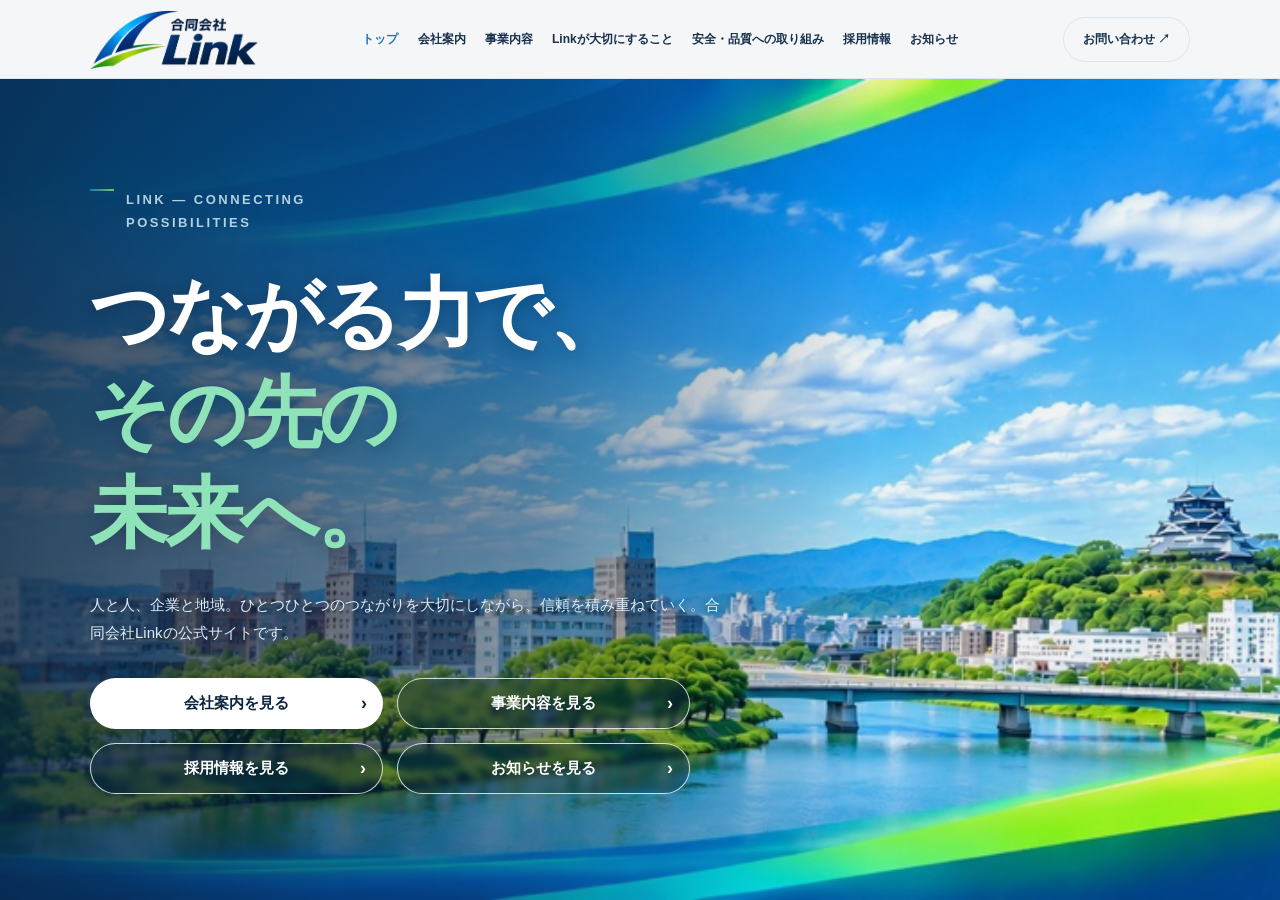
<file: index.html>
<!doctype html>
<html lang="ja" class="home-dark">
<head>
<meta charset="utf-8">
<meta name="viewport" content="width=device-width,initial-scale=1,viewport-fit=cover">
<meta name="theme-color" content="#0b243f">
<title>合同会社Link | 公式サイト</title>
<link rel="stylesheet" href="assets/style.css">
<style>
header{position:sticky;top:0;background:rgba(255,255,255,.96);backdrop-filter:blur(16px)}
.hero .wrap,header .wrap{width:min(1100px,calc(100% - 56px))}
@media(min-width:701px){
.hero.has-bg{background-image:linear-gradient(90deg,rgba(9,31,56,.80) 0%,rgba(9,31,56,.45) 42%,rgba(9,31,56,.05) 68%),url('assets/hero-pc-wide.jpg');background-size:cover;background-position:92% center}
.hero,.hero-inner{min-height:700px}
.hero-circle,.hero-line{display:none}
}
@media(max-width:700px){.hero .wrap,header .wrap{width:calc(100% - 40px)}}
</style>

</head>
<body>
<header><div class="wrap head"><a class="brand" href="index.html" aria-label="トップに戻る"><img src="assets/logo.png" alt="合同会社Linkロゴ"></a><nav class="nav" aria-label="メインナビ"><a href="index.html" aria-current="page">トップ</a><a href="company.html">会社案内</a><a href="business.html">事業内容</a><a href="values.html">Linkが大切にすること</a><a href="quality.html">安全・品質への取り組み</a><a href="recruit.html">採用情報</a><a href="news.html">お知らせ</a></nav><a class="head-cta" href="contact.html">お問い合わせ ↗</a><details class="mobile"><summary aria-label="メニューを開く">☰</summary><nav class="mobile-links" aria-label="モバイルメニュー"><a href="index.html" aria-current="page">トップ<span aria-hidden="true">↗</span></a><a href="company.html">会社案内<span aria-hidden="true">↗</span></a><a href="business.html">事業内容<span aria-hidden="true">↗</span></a><a href="values.html">Linkが大切にすること<span aria-hidden="true">↗</span></a><a href="quality.html">安全・品質への取り組み<span aria-hidden="true">↗</span></a><a href="recruit.html">採用情報<span aria-hidden="true">↗</span></a><a href="news.html">お知らせ<span aria-hidden="true">↗</span></a><a href="contact.html">お問い合わせ<span aria-hidden="true">↗</span></a><a href="privacy.html">プライバシーポリシー<span aria-hidden="true">↗</span></a></nav></details></div></header>
<!-- ===== ここから編集OK：トップのキャッチコピー・説明文 ===== -->
<section class="hero" id="home"><div class="wrap hero-inner"><div class="hero-copy"><div class="eyebrow">LINK — CONNECTING<br>POSSIBILITIES</div><h1><span data-bind="heroTitleLine1">つながる力で、</span><br><em data-bind="heroTitleLine2">その先の<br>未来へ。</em></h1><p data-bind="heroText">人と人、企業と地域。ひとつひとつのつながりを大切にしながら、信頼を積み重ねていく。合同会社Linkの公式サイトです。</p><div class="btn-row"><a class="btn" href="company.html">会社案内を見る <span>›</span></a><a class="btn secondary" href="business.html">事業内容を見る <span>›</span></a><a class="btn secondary" href="recruit.html">採用情報を見る <span>›</span></a><a class="btn secondary" href="news.html">お知らせを見る <span>›</span></a></div></div></div><div class="bottom-glow"></div></section>
<!-- ===== ここまで ===== -->
<!-- 編集メモ：文章は content/home.json にあります。Pages CMSのフォームからコードなしで編集できます（このHTML内の文章は、読み込めないときの予備表示です） -->

<script src="assets/content.js" data-content="home"></script>
</body>
</html>
</file>
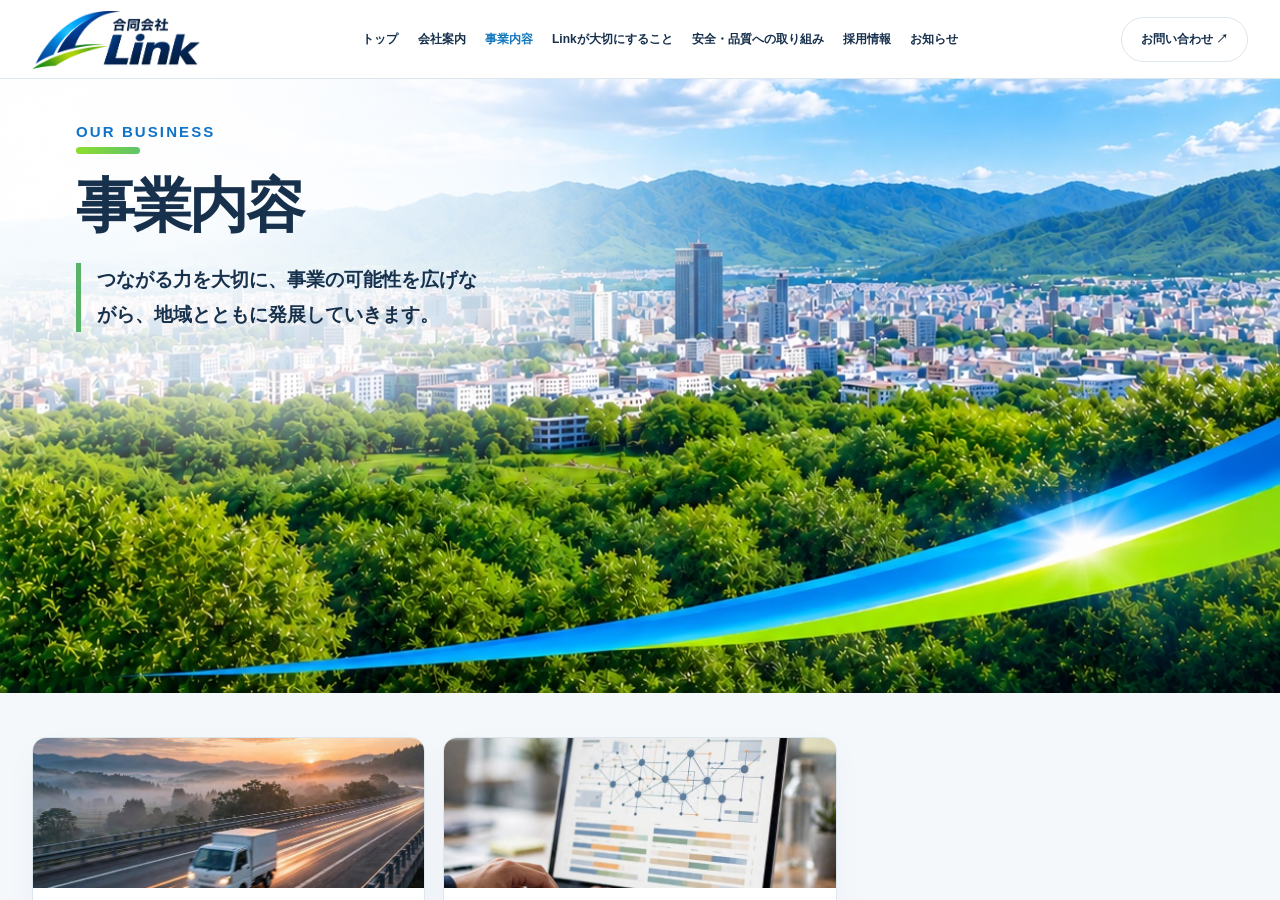
<file: business.html>
<!doctype html>
<html lang="ja">
<head>
<meta charset="utf-8">
<meta name="viewport" content="width=device-width,initial-scale=1,viewport-fit=cover">
<meta name="theme-color" content="#0b243f">
<title>事業内容 | 合同会社Link</title>
<link rel="stylesheet" href="assets/style.css">
</head>
<body>
<a class="skip-link" href="#main">本文へ移動</a>
<header><div class="wrap head"><a class="brand" href="index.html" aria-label="トップに戻る"><img src="assets/logo.png" alt="合同会社Linkロゴ"></a><nav class="nav" aria-label="メインナビ"><a href="index.html">トップ</a><a href="company.html">会社案内</a><a href="business.html" aria-current="page">事業内容</a><a href="values.html">Linkが大切にすること</a><a href="quality.html">安全・品質への取り組み</a><a href="recruit.html">採用情報</a><a href="news.html">お知らせ</a></nav><a class="head-cta" href="contact.html">お問い合わせ ↗</a><details class="mobile"><summary aria-label="メニューを開く">☰</summary><nav class="mobile-links" aria-label="モバイルメニュー"><a href="index.html">トップ<span aria-hidden="true">↗</span></a><a href="company.html">会社案内<span aria-hidden="true">↗</span></a><a href="business.html" aria-current="page">事業内容<span aria-hidden="true">↗</span></a><a href="values.html">Linkが大切にすること<span aria-hidden="true">↗</span></a><a href="quality.html">安全・品質への取り組み<span aria-hidden="true">↗</span></a><a href="recruit.html">採用情報<span aria-hidden="true">↗</span></a><a href="news.html">お知らせ<span aria-hidden="true">↗</span></a><a href="contact.html">お問い合わせ<span aria-hidden="true">↗</span></a><a href="privacy.html">プライバシーポリシー<span aria-hidden="true">↗</span></a></nav></details></div></header>
<div class="page-scroll">
<main id="main">
<!-- ===== ここから編集OK：事業内容の文章・カード ===== -->
<div class="page-head tall"><div class="ph-bg ph-biz" style="background-image:url('assets/original-business-tall.jpg')" role="img" aria-label="青空と街並みのイメージ"></div>
<div class="wrap ph-in"><div class="eyebrow">OUR BUSINESS</div><h1 class="section-title">事業内容</h1><p class="lead" data-bind="lead">つながる力を大切に、事業の可能性を広げながら、地域とともに発展していきます。</p></div></div><section id="business" class="soft"><div class="wrap"><div class="cards"><article class="card"><img class="card-thumb" src="assets/card-delivery.jpg" alt="配送トラックのイメージ"><small>01 / DELIVERY</small><h3 data-bind="card1Title">配送関連事業</h3><p data-bind="card1Text">日々の業務を着実に遂行し、安心につながる配送品質を大切にします。</p></article><article class="card"><img class="card-thumb" src="assets/card-management.jpg" alt="業務管理のイメージ"><small>02 / MANAGEMENT</small><h3 data-bind="card2Title">運行・業務管理</h3><p data-bind="card2Text">日々の稼働状況や情報を整理し、安全で円滑な業務運営を支えます。</p></article></div><div class="banner"><div><b data-bind="banner1Title">01 信頼</b><span data-bind="banner1Text">ひとつひとつの約束に誠実に向き合う。</span></div><div><b data-bind="banner2Title">02 つながり</b><span data-bind="banner2Text">人と企業、地域との関係を大切にする。</span></div><div><b data-bind="banner3Title">03 前進</b><span data-bind="banner3Text">現状に満足せず、改善を続ける。</span></div></div></div></section><section class="editorial" aria-labelledby="editorial-title">
  <div class="wrap">
    <h2 id="editorial-title" class="section-title" data-bind="detailTitle">配送を支える仕事</h2>
    <div class="editorial-grid">
      <article class="editorial-card"><h3 data-bind="detail1Title">荷物を届ける</h3><p data-bind="detail1Text">配送の仕事は、荷物の取り扱いからお届けまで、一つひとつの判断で成り立ちます。道路や天候、届け先の状況に気を配り、安全を優先します。</p></article>
      <article class="editorial-card"><h3 data-bind="detail2Title">運行と業務を支える</h3><p data-bind="detail2Text">配送を円滑に進めるには、状況を把握し、必要な情報を関係する人に伝えることが大切です。予定の変更や気づいたことも、次の判断に必要な情報として扱います。</p></article>
    </div>
    <nav class="editorial-links" aria-label="関連ページ"><a href="quality.html">安全・品質への取り組み <span aria-hidden="true">↗</span></a><a href="contact.html">お問い合わせ <span aria-hidden="true">↗</span></a></nav>
  </div>
</section>
<div class="page-wave" aria-hidden="true"><svg viewBox="0 0 1440 80" preserveAspectRatio="none"><path d="M0,50 C260,15 520,80 820,55 C1100,32 1280,66 1440,30 L1440,80 L0,80 Z" fill="#dceefb"/><path d="M0,64 C280,34 560,84 860,62 C1120,44 1300,72 1440,46 L1440,80 L0,80 Z" fill="#d9f2e2" opacity=".8"/></svg></div>
<!-- ===== ここまで ===== -->
<!-- 編集メモ：文章は content/business.json にあります。Pages CMSのフォームからコードなしで編集できます（このHTML内の文章は、読み込めないときの予備表示です） -->

</main>
<footer class="site-footer"><div class="wrap"><strong>合同会社Link</strong><nav class="links" aria-label="フッターナビ"><a href="index.html">トップ</a><a href="company.html">会社案内</a><a href="business.html" aria-current="page">事業内容</a><a href="values.html">Linkが大切にすること</a><a href="quality.html">安全・品質への取り組み</a><a href="recruit.html">採用情報</a><a href="news.html">お知らせ</a><a href="contact.html">お問い合わせ</a><a href="privacy.html">プライバシーポリシー</a></nav></div></footer>
</div>
<script src="assets/content.js" data-content="business"></script>
</body>
</html>
</file>
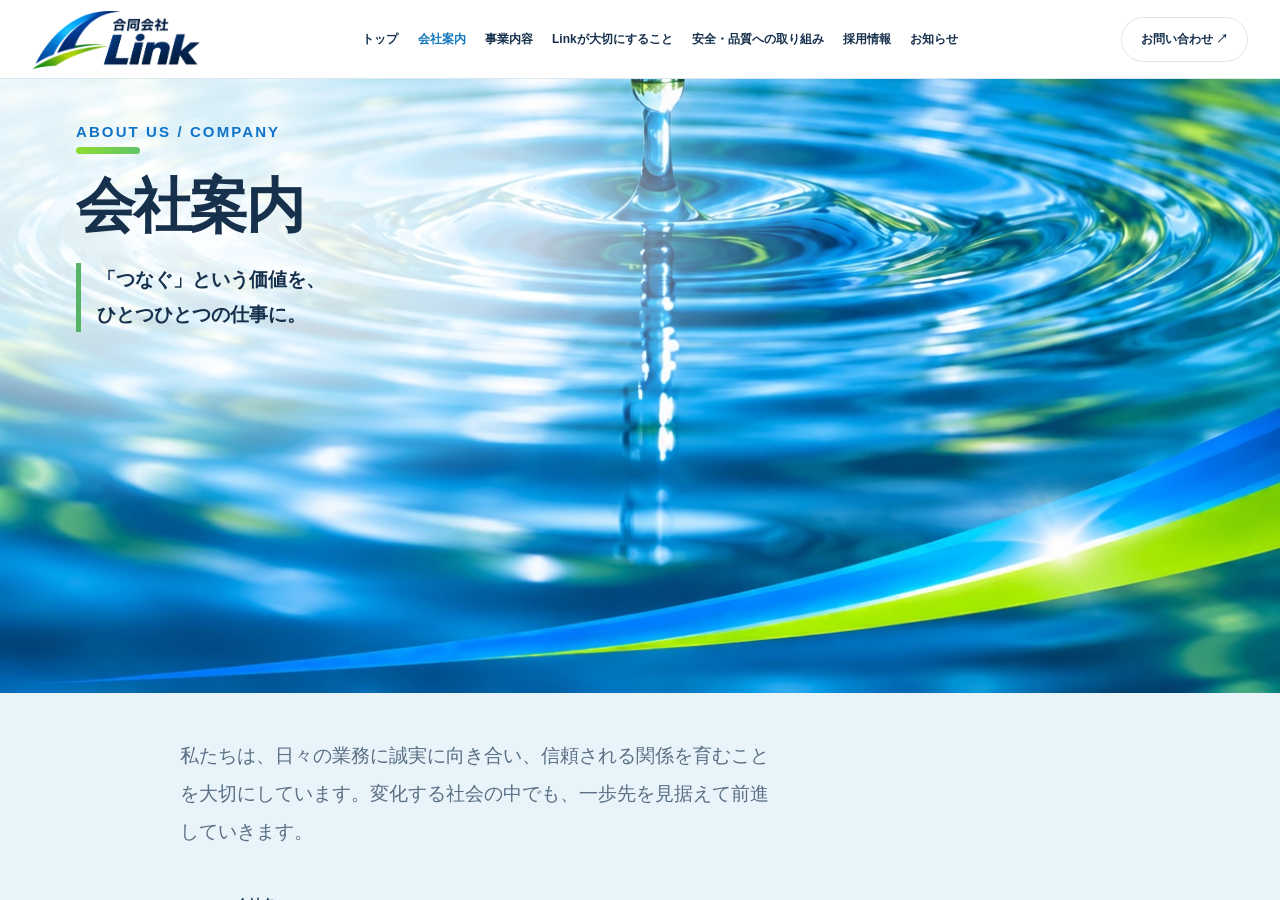
<file: company.html>
<!doctype html>
<html lang="ja">
<head>
<meta charset="utf-8">
<meta name="viewport" content="width=device-width,initial-scale=1,viewport-fit=cover">
<meta name="theme-color" content="#0b243f">
<title>会社案内 | 合同会社Link</title>
<link rel="stylesheet" href="assets/style.css">
<style>
.rep-panel p{line-height:2.05;margin-bottom:1.1em}
.rep-panel .rep-lead{font-size:1.25em;font-weight:800;color:var(--navy);margin-bottom:1.2em}
.rep-panel .rep-sign{text-align:right;margin-top:1.6em;font-weight:700}
</style>
</head>
<body>
<a class="skip-link" href="#main">本文へ移動</a>
<header><div class="wrap head"><a class="brand" href="index.html" aria-label="トップに戻る"><img src="assets/logo.png" alt="合同会社Linkロゴ"></a><nav class="nav" aria-label="メインナビ"><a href="index.html">トップ</a><a href="company.html" aria-current="page">会社案内</a><a href="business.html">事業内容</a><a href="values.html">Linkが大切にすること</a><a href="quality.html">安全・品質への取り組み</a><a href="recruit.html">採用情報</a><a href="news.html">お知らせ</a></nav><a class="head-cta" href="contact.html">お問い合わせ ↗</a><details class="mobile"><summary aria-label="メニューを開く">☰</summary><nav class="mobile-links" aria-label="モバイルメニュー"><a href="index.html">トップ<span aria-hidden="true">↗</span></a><a href="company.html" aria-current="page">会社案内<span aria-hidden="true">↗</span></a><a href="business.html">事業内容<span aria-hidden="true">↗</span></a><a href="values.html">Linkが大切にすること<span aria-hidden="true">↗</span></a><a href="quality.html">安全・品質への取り組み<span aria-hidden="true">↗</span></a><a href="recruit.html">採用情報<span aria-hidden="true">↗</span></a><a href="news.html">お知らせ<span aria-hidden="true">↗</span></a><a href="contact.html">お問い合わせ<span aria-hidden="true">↗</span></a><a href="privacy.html">プライバシーポリシー<span aria-hidden="true">↗</span></a></nav></details></div></header>
<div class="page-scroll">
<main id="main">
<!-- ===== ここから編集OK：会社案内の文章・会社情報 ===== -->
<div class="page-head tall"><div class="ph-bg ph-com" style="background-image:url('assets/original-company-tall.jpg')" role="img" aria-label="水滴と波紋のイメージ"></div>
<div class="wrap ph-in"><div class="eyebrow">ABOUT US / COMPANY</div><h1 class="section-title">会社案内</h1><p class="lead"><span data-bind="headingLine1">「つなぐ」という価値を、</span><br><span data-bind="headingLine2">ひとつひとつの仕事に。</span></p></div></div><section id="company"><div class="wrap split profile-single"><div><p class="lead" data-bind="lead" style="margin-bottom:26px">私たちは、日々の業務に誠実に向き合い、信頼される関係を育むことを大切にしています。変化する社会の中でも、一歩先を見据えて前進していきます。</p><ul class="data-list"><li><svg class="li-ico" viewBox="0 0 24 24" fill="none" stroke="currentColor" stroke-width="1.7" stroke-linecap="round" stroke-linejoin="round" aria-hidden="true"><path d="M4 21V5a2 2 0 0 1 2-2h8a2 2 0 0 1 2 2v16"/><path d="M16 9h3a1 1 0 0 1 1 1v11"/><path d="M2 21h20"/><path d="M8 7h2m-2 4h2m-2 4h2m4-8h.01M14 11h.01M14 15h.01"/></svg><strong>会社名</strong><span data-bind="companyName">合同会社Link</span></li><li><svg class="li-ico" viewBox="0 0 24 24" fill="none" stroke="currentColor" stroke-width="1.7" stroke-linecap="round" stroke-linejoin="round" aria-hidden="true"><path d="M12 21s-7-5.3-7-11a7 7 0 0 1 14 0c0 5.7-7 11-7 11z"/><circle cx="12" cy="10" r="2.6"/></svg><strong>所在地</strong><span data-bind="address">熊本県阿蘇郡西原村布田</span></li><li><svg class="li-ico" viewBox="0 0 24 24" fill="none" stroke="currentColor" stroke-width="1.7" stroke-linecap="round" stroke-linejoin="round" aria-hidden="true"><rect x="3" y="5" width="18" height="16" rx="2"/><path d="M3 10h18M8 3v4M16 3v4"/></svg><strong>設立</strong><span data-bind="established">2023年10月</span></li><li><svg class="li-ico" viewBox="0 0 24 24" fill="none" stroke="currentColor" stroke-width="1.7" stroke-linecap="round" stroke-linejoin="round" aria-hidden="true"><circle cx="12" cy="8" r="3.6"/><path d="M4.5 20a7.5 7.5 0 0 1 15 0"/></svg><strong>代表者</strong><span data-bind="representative">村田 公祐</span></li><li><svg class="li-ico" viewBox="0 0 24 24" fill="none" stroke="currentColor" stroke-width="1.7" stroke-linecap="round" stroke-linejoin="round" aria-hidden="true"><path d="M12 3l9 5-9 5-9-5 9-5z"/><path d="M3 13l9 5 9-5"/></svg><strong>事業領域</strong><span data-bind="businessArea">配送関連業務</span></li><li><svg class="li-ico" viewBox="0 0 24 24" fill="none" stroke="currentColor" stroke-width="1.7" stroke-linecap="round" stroke-linejoin="round" aria-hidden="true"><circle cx="12" cy="12" r="9"/><path d="M12 11v5M12 8h.01"/></svg><strong data-bind="otherInfoLabel">法人番号</strong><span data-bind="otherInfo">6330003010008</span></li></ul></div></section><section class="editorial" aria-labelledby="editorial-title">
  <div class="wrap">
    <h2 id="editorial-title" class="section-title" data-bind="detailTitle">信頼を積み重ね、未来へつなぐ</h2>
    <div class="editorial-grid">
      <article class="editorial-card"><h3 data-bind="detail1Title">一つひとつの仕事に、誠実に向き合う</h3><p data-bind="detail1Text">合同会社Linkは、人とのつながりを大切にし、日々の仕事に誠実に取り組む企業です。
目の前の仕事に責任を持ち、小さな積み重ねを大きな信頼へとつなげていく。その姿勢を、私たちの基本としています。</p></article>
      <article class="editorial-card"><h3 data-bind="detail2Title">つながりから生まれる、新しい可能性</h3><p data-bind="detail2Text">企業として成長していくために、変化を前向きに受け止め、学び続けることを大切にしています。
人と人との信頼関係を土台に、これからも一歩ずつ、着実に前進していきます。</p></article>
    </div>
  </div>
</section>
<section class="rep-message" aria-labelledby="rep-title"><div class="wrap"><div class="eyebrow">MESSAGE</div><h2 id="rep-title" class="section-title">代表者メッセージ</h2><div class="panel rep-panel"><p class="rep-lead">一つひとつのつながりを、未来へ。</p><p>合同会社Linkのホームページをご覧いただき、ありがとうございます。</p><p>私たちは、人と人とのつながりを大切にし、日々の仕事に誠実に向き合うことを事業の基本としています。</p><p>約束を守ること。相手の立場で考えること。小さなことにも丁寧に取り組むこと。そうした積み重ねが、「Linkに任せてよかった」と思っていただける信頼につながると考えています。</p><p>また、一緒に働く仲間の声や気づきも大切にし、互いに力を合わせながら成長していきたいと思っています。</p><p>これからも、目の前の仕事を大切にしながら、変化を前向きに受け止め、新たな可能性にも目を向けてまいります。人と企業、地域とのご縁を育み、皆さまとともに歩んでいける会社を目指します。</p><p>今後とも、合同会社Linkをよろしくお願い申し上げます。</p><p class="rep-sign">合同会社Link　代表　村田 公祐</p></div></div></section>
<div class="wrap"><nav class="editorial-links" aria-label="関連ページ"><a href="business.html">事業内容 <span aria-hidden="true">↗</span></a><a href="values.html">Linkが大切にすること <span aria-hidden="true">↗</span></a></nav></div>
<div class="page-wave" aria-hidden="true"><svg viewBox="0 0 1440 80" preserveAspectRatio="none"><path d="M0,50 C260,15 520,80 820,55 C1100,32 1280,66 1440,30 L1440,80 L0,80 Z" fill="#dceefb"/><path d="M0,64 C280,34 560,84 860,62 C1120,44 1300,72 1440,46 L1440,80 L0,80 Z" fill="#d9f2e2" opacity=".8"/></svg></div>
<!-- ===== ここまで ===== -->
<!-- 編集メモ：文章は content/company.json にあります。Pages CMSのフォームからコードなしで編集できます（このHTML内の文章は、読み込めないときの予備表示です） -->

</main>
<footer class="site-footer"><div class="wrap"><strong>合同会社Link</strong><nav class="links" aria-label="フッターナビ"><a href="index.html">トップ</a><a href="company.html" aria-current="page">会社案内</a><a href="business.html">事業内容</a><a href="values.html">Linkが大切にすること</a><a href="quality.html">安全・品質への取り組み</a><a href="recruit.html">採用情報</a><a href="news.html">お知らせ</a><a href="contact.html">お問い合わせ</a><a href="privacy.html">プライバシーポリシー</a></nav></div></footer>
</div>
<script src="assets/content.js" data-content="company"></script>
</body>
</html>
</file>
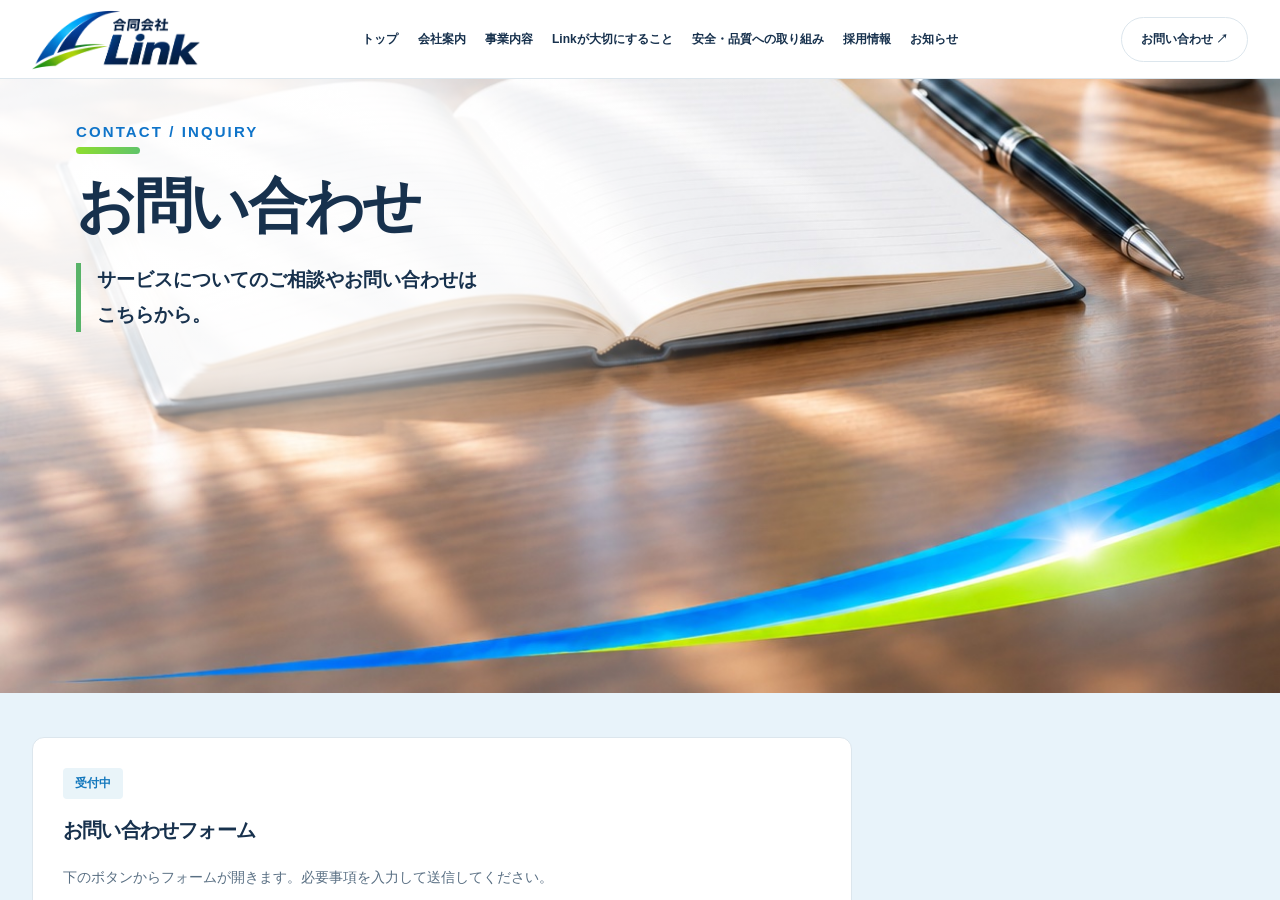
<file: contact.html>
<!doctype html>
<html lang="ja">
<head>
<meta charset="utf-8">
<meta name="viewport" content="width=device-width,initial-scale=1,viewport-fit=cover">
<meta name="theme-color" content="#0b243f">
<title>お問い合わせ | 合同会社Link</title>
<link rel="stylesheet" href="assets/style.css">
</head>
<body>
<a class="skip-link" href="#main">本文へ移動</a>
<header><div class="wrap head"><a class="brand" href="index.html" aria-label="トップに戻る"><img src="assets/logo.png" alt="合同会社Linkロゴ"></a><nav class="nav" aria-label="メインナビ"><a href="index.html">トップ</a><a href="company.html">会社案内</a><a href="business.html">事業内容</a><a href="values.html">Linkが大切にすること</a><a href="quality.html">安全・品質への取り組み</a><a href="recruit.html">採用情報</a><a href="news.html">お知らせ</a></nav><a class="head-cta" href="contact.html" aria-current="page">お問い合わせ ↗</a><details class="mobile"><summary aria-label="メニューを開く">☰</summary><nav class="mobile-links" aria-label="モバイルメニュー"><a href="index.html">トップ<span aria-hidden="true">↗</span></a><a href="company.html">会社案内<span aria-hidden="true">↗</span></a><a href="business.html">事業内容<span aria-hidden="true">↗</span></a><a href="values.html">Linkが大切にすること<span aria-hidden="true">↗</span></a><a href="quality.html">安全・品質への取り組み<span aria-hidden="true">↗</span></a><a href="recruit.html">採用情報<span aria-hidden="true">↗</span></a><a href="news.html">お知らせ<span aria-hidden="true">↗</span></a><a href="contact.html" aria-current="page">お問い合わせ<span aria-hidden="true">↗</span></a><a href="privacy.html">プライバシーポリシー<span aria-hidden="true">↗</span></a></nav></details></div></header>
<div class="page-scroll">
<main id="main">
<!-- ===== ここから編集OK：お問い合わせの案内文 ===== -->
<div class="page-head tall"><div class="ph-bg ph-con" style="background-image:url('assets/original-contact-tall.jpg')" role="img" aria-label="ノートとペンのある机のイメージ"></div>
<div class="wrap ph-in"><div class="eyebrow">CONTACT / INQUIRY</div><h1 class="section-title">お問い合わせ</h1><p class="lead" data-bind="lead">サービスについてのご相談やお問い合わせはこちらから。</p></div></div><section id="contact"><div class="wrap"><div class="notice"><span class="tag" data-bind="noticeTag">受付中</span><h3 style="margin-top:18px" data-bind="noticeTitle">お問い合わせフォーム</h3><p data-bind="noticeText">下のボタンからフォームが開きます。必要事項を入力して送信してください。</p><div class="btn-row"><a class="btn primary" href="https://forms.gle/yNNs1rEaommi8u6D6" target="_blank" rel="noopener">フォームを開く <span>↗</span></a></div></div></div></section><section class="editorial" aria-labelledby="editorial-title">
  <div class="wrap">
    <h2 id="editorial-title" class="section-title" data-bind="detailTitle">お問い合わせの前に</h2>
    <div class="editorial-grid">
      <article class="editorial-card"><h3 data-bind="detail1Title">業務に関するご相談</h3><p data-bind="detail1Text">ご相談の内容と、差し支えない範囲でご希望の時期や地域をお知らせください。</p></article>
      <article class="editorial-card"><h3 data-bind="detail2Title">フォームにご記入いただくこと</h3><p data-bind="detail2Text">お名前、ご連絡先、ご相談の概要など、フォームの案内に沿ってご入力ください。個人情報の取り扱いについては、プライバシーポリシーをご覧いただけます。</p></article>
    </div>
    <nav class="editorial-links" aria-label="関連ページ"><a href="business.html">事業内容 <span aria-hidden="true">↗</span></a><a href="privacy.html">プライバシーポリシー <span aria-hidden="true">↗</span></a></nav>
  </div>
</section>
<div class="page-wave" aria-hidden="true"><svg viewBox="0 0 1440 80" preserveAspectRatio="none"><path d="M0,50 C260,15 520,80 820,55 C1100,32 1280,66 1440,30 L1440,80 L0,80 Z" fill="#dceefb"/><path d="M0,64 C280,34 560,84 860,62 C1120,44 1300,72 1440,46 L1440,80 L0,80 Z" fill="#d9f2e2" opacity=".8"/></svg></div>
<!-- ===== ここまで ===== -->
<!-- 編集メモ：文章は content/contact.json にあります。Pages CMSのフォームからコードなしで編集できます（このHTML内の文章は、読み込めないときの予備表示です） -->

</main>
<footer class="site-footer"><div class="wrap"><strong>合同会社Link</strong><nav class="links" aria-label="フッターナビ"><a href="index.html">トップ</a><a href="company.html">会社案内</a><a href="business.html">事業内容</a><a href="values.html">Linkが大切にすること</a><a href="quality.html">安全・品質への取り組み</a><a href="recruit.html">採用情報</a><a href="news.html">お知らせ</a><a href="contact.html" aria-current="page">お問い合わせ</a><a href="privacy.html">プライバシーポリシー</a></nav></div></footer>
</div>
<script src="assets/content.js" data-content="contact"></script>
</body>
</html>
</file>
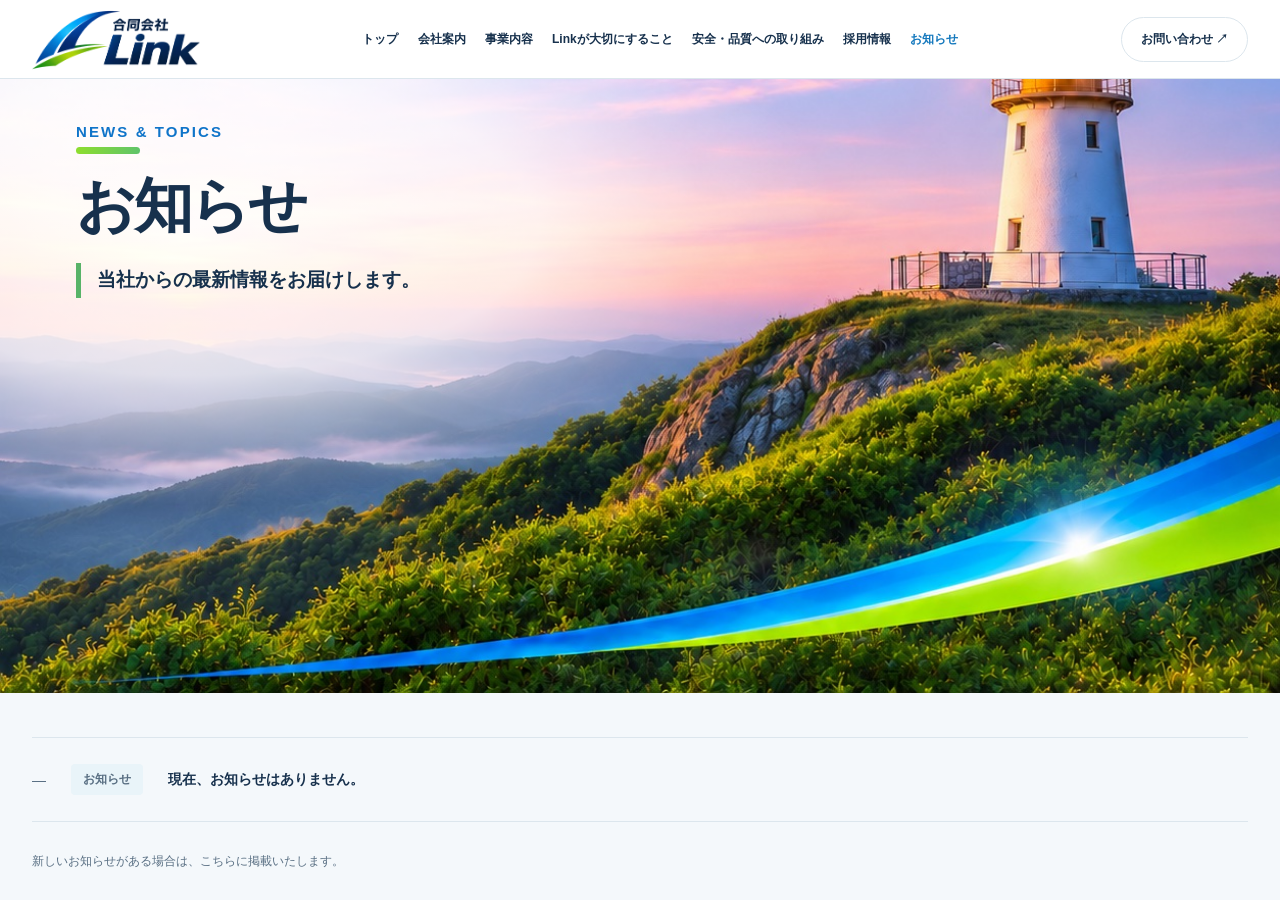
<file: news.html>
<!doctype html>
<html lang="ja">
<head>
<meta charset="utf-8">
<meta name="viewport" content="width=device-width,initial-scale=1,viewport-fit=cover">
<meta name="theme-color" content="#0b243f">
<title>お知らせ | 合同会社Link</title>
<link rel="stylesheet" href="assets/style.css">
</head>
<body>
<a class="skip-link" href="#main">本文へ移動</a>
<header><div class="wrap head"><a class="brand" href="index.html" aria-label="トップに戻る"><img src="assets/logo.png" alt="合同会社Linkロゴ"></a><nav class="nav" aria-label="メインナビ"><a href="index.html">トップ</a><a href="company.html">会社案内</a><a href="business.html">事業内容</a><a href="values.html">Linkが大切にすること</a><a href="quality.html">安全・品質への取り組み</a><a href="recruit.html">採用情報</a><a href="news.html" aria-current="page">お知らせ</a></nav><a class="head-cta" href="contact.html">お問い合わせ ↗</a><details class="mobile"><summary aria-label="メニューを開く">☰</summary><nav class="mobile-links" aria-label="モバイルメニュー"><a href="index.html">トップ<span aria-hidden="true">↗</span></a><a href="company.html">会社案内<span aria-hidden="true">↗</span></a><a href="business.html">事業内容<span aria-hidden="true">↗</span></a><a href="values.html">Linkが大切にすること<span aria-hidden="true">↗</span></a><a href="quality.html">安全・品質への取り組み<span aria-hidden="true">↗</span></a><a href="recruit.html">採用情報<span aria-hidden="true">↗</span></a><a href="news.html" aria-current="page">お知らせ<span aria-hidden="true">↗</span></a><a href="contact.html">お問い合わせ<span aria-hidden="true">↗</span></a><a href="privacy.html">プライバシーポリシー<span aria-hidden="true">↗</span></a></nav></details></div></header>
<div class="page-scroll">
<main id="main">
<!-- ===== ここから編集OK：お知らせ（ここが一番よく更新する場所） ===== -->
<div class="page-head tall"><div class="ph-bg ph-news" style="background-image:url('assets/original-news-tall.jpg')" role="img" aria-label="灯台のイメージ"></div>
<div class="wrap ph-in"><div class="eyebrow">NEWS & TOPICS</div><h1 class="section-title">お知らせ</h1><p class="lead" data-bind="lead">当社からの最新情報をお届けします。</p></div></div><section id="news" class="soft"><div class="wrap"><div data-news-list><div class="newsline"><span>—</span><span class="tag">お知らせ</span><strong>現在、お知らせはありません。</strong></div></div><p class="editnote" data-bind="note">新しいお知らせがある場合は、こちらに掲載いたします。</p></div></section><section class="editorial" aria-labelledby="editorial-title">
  <div class="wrap">
    <h2 id="editorial-title" class="section-title" data-bind="detailTitle">掲載する情報について</h2>
    <div class="editorial-grid">
      <article class="editorial-card"><h3 data-bind="detail1Title">サイトや事業に関するご案内</h3><p data-bind="detail1Text">公式サイトの更新や当社からのお知らせを、このページに掲載します。</p></article>
      <article class="editorial-card"><h3 data-bind="detail2Title">採用情報をお探しの方へ</h3><p data-bind="detail2Text">現在の募集状況や、募集時のご案内は採用情報ページをご確認ください。</p></article>
    </div>
    <nav class="editorial-links" aria-label="関連ページ"><a href="recruit.html">採用情報 <span aria-hidden="true">↗</span></a></nav>
  </div>
</section>
<div class="page-wave" aria-hidden="true"><svg viewBox="0 0 1440 80" preserveAspectRatio="none"><path d="M0,50 C260,15 520,80 820,55 C1100,32 1280,66 1440,30 L1440,80 L0,80 Z" fill="#dceefb"/><path d="M0,64 C280,34 560,84 860,62 C1120,44 1300,72 1440,46 L1440,80 L0,80 Z" fill="#d9f2e2" opacity=".8"/></svg></div>
<!-- ===== ここまで ===== -->
<!-- 編集メモ：文章は content/news.json にあります。Pages CMSのフォームからコードなしで編集できます（このHTML内の文章は、読み込めないときの予備表示です） -->

</main>
<footer class="site-footer"><div class="wrap"><strong>合同会社Link</strong><nav class="links" aria-label="フッターナビ"><a href="index.html">トップ</a><a href="company.html">会社案内</a><a href="business.html">事業内容</a><a href="values.html">Linkが大切にすること</a><a href="quality.html">安全・品質への取り組み</a><a href="recruit.html">採用情報</a><a href="news.html" aria-current="page">お知らせ</a><a href="contact.html">お問い合わせ</a><a href="privacy.html">プライバシーポリシー</a></nav></div></footer>
</div>
<script src="assets/content.js" data-content="news"></script>
</body>
</html>
</file>
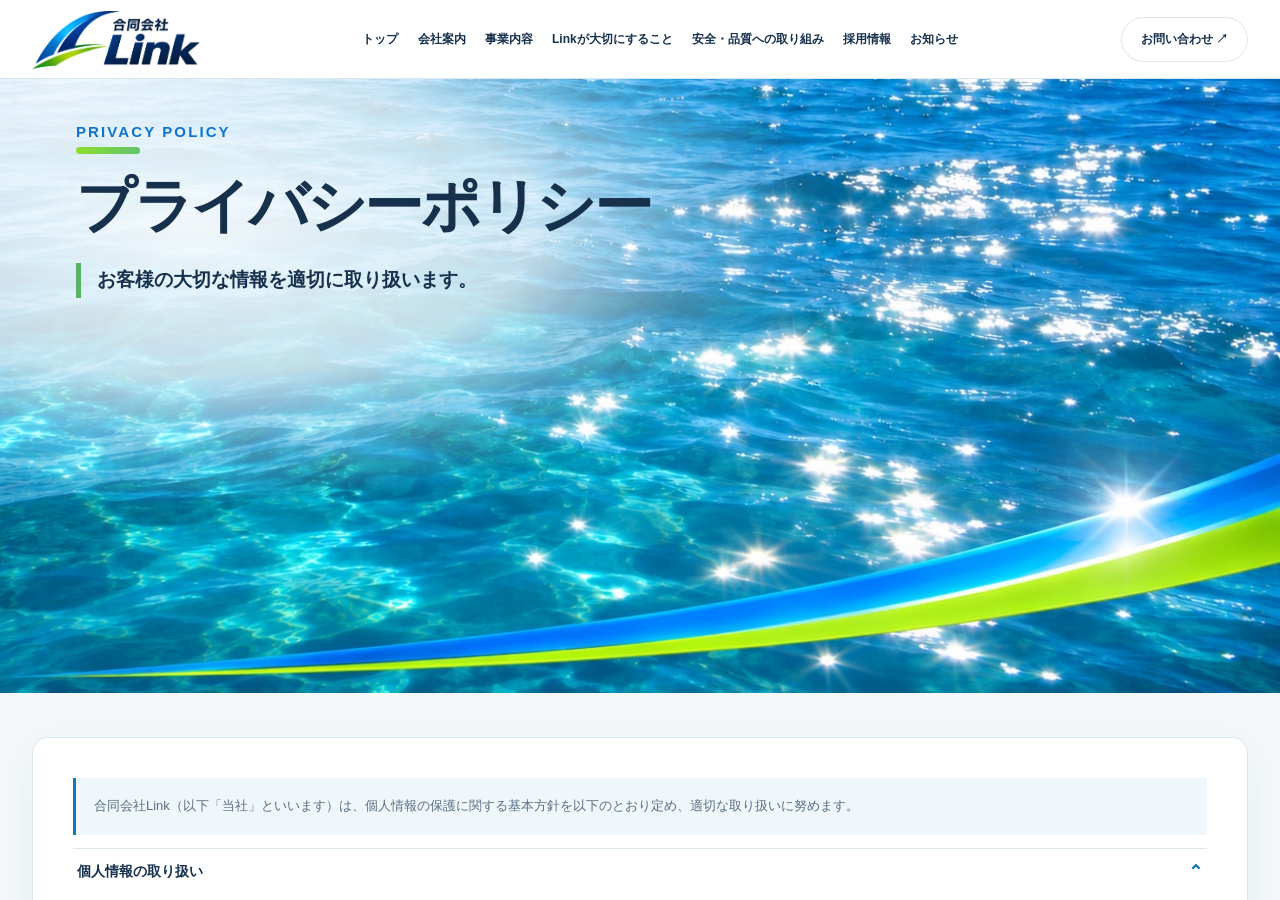
<file: privacy.html>
<!doctype html>
<html lang="ja">
<head>
<meta charset="utf-8">
<meta name="viewport" content="width=device-width,initial-scale=1,viewport-fit=cover">
<meta name="theme-color" content="#0b243f">
<title>プライバシーポリシー | 合同会社Link</title>
<link rel="stylesheet" href="assets/style.css">
</head>
<body>
<a class="skip-link" href="#main">本文へ移動</a>
<header><div class="wrap head"><a class="brand" href="index.html" aria-label="トップに戻る"><img src="assets/logo.png" alt="合同会社Linkロゴ"></a><nav class="nav" aria-label="メインナビ"><a href="index.html">トップ</a><a href="company.html">会社案内</a><a href="business.html">事業内容</a><a href="values.html">Linkが大切にすること</a><a href="quality.html">安全・品質への取り組み</a><a href="recruit.html">採用情報</a><a href="news.html">お知らせ</a></nav><a class="head-cta" href="contact.html">お問い合わせ ↗</a><details class="mobile"><summary aria-label="メニューを開く">☰</summary><nav class="mobile-links" aria-label="モバイルメニュー"><a href="index.html">トップ<span aria-hidden="true">↗</span></a><a href="company.html">会社案内<span aria-hidden="true">↗</span></a><a href="business.html">事業内容<span aria-hidden="true">↗</span></a><a href="values.html">Linkが大切にすること<span aria-hidden="true">↗</span></a><a href="quality.html">安全・品質への取り組み<span aria-hidden="true">↗</span></a><a href="recruit.html">採用情報<span aria-hidden="true">↗</span></a><a href="news.html">お知らせ<span aria-hidden="true">↗</span></a><a href="contact.html">お問い合わせ<span aria-hidden="true">↗</span></a><a href="privacy.html" aria-current="page">プライバシーポリシー<span aria-hidden="true">↗</span></a></nav></details></div></header>
<div class="page-scroll">
<main id="main">
<!-- ===== ここから編集OK：プライバシーポリシーの文章 ===== -->
<div class="page-head tall"><div class="ph-bg ph-pri" style="background-image:url('assets/original-privacy-tall.jpg')" role="img" aria-label="光がきらめく海のイメージ"></div>
<div class="wrap ph-in"><div class="eyebrow">PRIVACY POLICY</div><h1 class="section-title">プライバシーポリシー</h1><p class="lead" data-bind="lead">お客様の大切な情報を適切に取り扱います。</p></div></div><section id="privacy" class="soft"><div class="wrap"><div class="panel policy"><p class="privacy-note"><span data-bind="noteText">合同会社Link（以下「当社」といいます）は、個人情報の保護に関する基本方針を以下のとおり定め、適切な取り扱いに努めます。</span></p><details class="policy-acc" open><summary><span data-bind="s1Title">個人情報の取り扱い</span></summary><p data-bind="s1Text">当社は、事業活動において取り扱う個人情報について、法令等を遵守し、適切な目的の範囲で利用するとともに、安全管理に努めます。</p></details><details class="policy-acc"><summary><span data-bind="s2Title">利用目的</span></summary><p data-bind="s2Text">お問い合わせへの対応、業務上必要な手続きなど、取得時に明示した目的の範囲で利用します。</p></details><details class="policy-acc"><summary><span data-bind="s3Title">第三者提供・安全管理</span></summary><p data-bind="s3Text">法令に基づく場合などを除き、本人の同意なく個人情報を第三者に提供することはありません。また、個人情報の漏えい、滅失またはき損を防ぐため、適切な安全管理措置を講じます。</p></details><details class="policy-acc"><summary><span data-bind="s4Title">お問い合わせ窓口</span></summary><p data-bind="s4Text">個人情報の取り扱いに関するお問い合わせは、お問い合わせページのフォームからお願いいたします。</p></details><details class="policy-acc"><summary><span data-bind="s5Title">開示・訂正等について</span></summary><p data-bind="s5Text">本人から、保有する個人情報の開示・訂正・利用停止等のご請求があった場合は、本人確認のうえ、法令に従い適切に対応いたします。ご請求は、お問い合わせページのフォームからお願いいたします。</p></details></div></div></section><section class="editorial" aria-labelledby="editorial-title">
  <div class="wrap">
    <h2 id="editorial-title" class="section-title" data-bind="detailTitle">個人情報についてご相談の際は</h2>
    <div class="editorial-grid">
      <article class="editorial-card"><h3 data-bind="detail1Title">ご相談の内容をお知らせください</h3><p data-bind="detail1Text">個人情報の取り扱いや開示・訂正等については、お問い合わせフォームをご利用ください。フォームには、ご相談に必要な範囲で内容をご記入ください。</p></article>
    </div>
    <nav class="editorial-links" aria-label="関連ページ"><a href="contact.html">お問い合わせ <span aria-hidden="true">↗</span></a></nav>
  </div>
</section>
<div class="page-wave" aria-hidden="true"><svg viewBox="0 0 1440 80" preserveAspectRatio="none"><path d="M0,50 C260,15 520,80 820,55 C1100,32 1280,66 1440,30 L1440,80 L0,80 Z" fill="#dceefb"/><path d="M0,64 C280,34 560,84 860,62 C1120,44 1300,72 1440,46 L1440,80 L0,80 Z" fill="#d9f2e2" opacity=".8"/></svg></div>
<!-- ===== ここまで ===== -->
<!-- 編集メモ：文章は content/privacy.json にあります。Pages CMSのフォームからコードなしで編集できます（このHTML内の文章は、読み込めないときの予備表示です） -->

</main>
<footer class="site-footer"><div class="wrap"><strong>合同会社Link</strong><nav class="links" aria-label="フッターナビ"><a href="index.html">トップ</a><a href="company.html">会社案内</a><a href="business.html">事業内容</a><a href="values.html">Linkが大切にすること</a><a href="quality.html">安全・品質への取り組み</a><a href="recruit.html">採用情報</a><a href="news.html">お知らせ</a><a href="contact.html">お問い合わせ</a><a href="privacy.html" aria-current="page">プライバシーポリシー</a></nav></div></footer>
</div>
<script src="assets/content.js" data-content="privacy"></script>
</body>
</html>
</file>
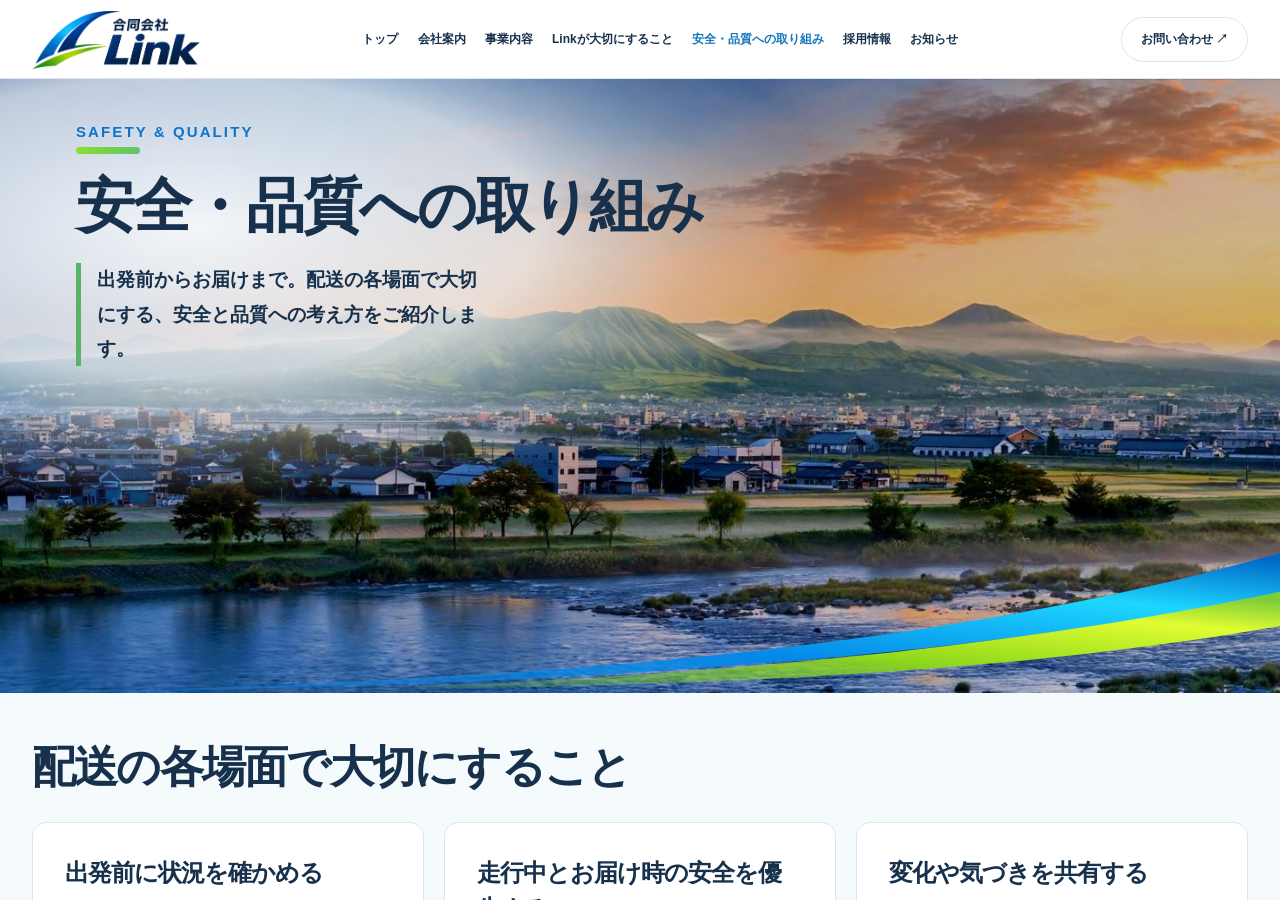
<file: quality.html>
<!doctype html>
<html lang="ja">
<head>
<meta charset="utf-8">
<meta name="viewport" content="width=device-width,initial-scale=1,viewport-fit=cover">
<meta name="theme-color" content="#0b243f">
<title>安全・品質への取り組み | 合同会社Link</title>
<link rel="stylesheet" href="assets/style.css">
</head>
<body>
<a class="skip-link" href="#main">本文へ移動</a>
<header><div class="wrap head"><a class="brand" href="index.html" aria-label="トップに戻る"><img src="assets/logo.png" alt="合同会社Linkロゴ"></a><nav class="nav" aria-label="メインナビ"><a href="index.html">トップ</a><a href="company.html">会社案内</a><a href="business.html">事業内容</a><a href="values.html">Linkが大切にすること</a><a href="quality.html" aria-current="page">安全・品質への取り組み</a><a href="recruit.html">採用情報</a><a href="news.html">お知らせ</a></nav><a class="head-cta" href="contact.html">お問い合わせ ↗</a><details class="mobile"><summary aria-label="メニューを開く">☰</summary><nav class="mobile-links" aria-label="モバイルメニュー"><a href="index.html">トップ<span aria-hidden="true">↗</span></a><a href="company.html">会社案内<span aria-hidden="true">↗</span></a><a href="business.html">事業内容<span aria-hidden="true">↗</span></a><a href="values.html">Linkが大切にすること<span aria-hidden="true">↗</span></a><a href="quality.html" aria-current="page">安全・品質への取り組み<span aria-hidden="true">↗</span></a><a href="recruit.html">採用情報<span aria-hidden="true">↗</span></a><a href="news.html">お知らせ<span aria-hidden="true">↗</span></a><a href="contact.html">お問い合わせ<span aria-hidden="true">↗</span></a><a href="privacy.html">プライバシーポリシー<span aria-hidden="true">↗</span></a></nav></details></div></header>
<div class="page-scroll">
<main id="main">
<div class="page-head tall">
  <div class="ph-bg ph-landscape" style="background-image:url('assets/aso-hero.jpg')" aria-hidden="true"></div>
  <div class="banner-curves" aria-hidden="true"></div><div class="wrap ph-in">
    <div class="eyebrow">SAFETY &amp; QUALITY</div>
    <h1 class="section-title">安全・品質への取り組み</h1>
    <p class="lead" data-bind="lead">出発前からお届けまで。配送の各場面で大切にする、安全と品質への考え方をご紹介します。</p>
  </div>
</div>
<section class="editorial" aria-labelledby="editorial-title">
  <div class="wrap">
    <h2 id="editorial-title" class="section-title" data-bind="detailTitle">配送の各場面で大切にすること</h2>
    <div class="editorial-grid">
      <article class="editorial-card"><h3 data-bind="detail1Title">出発前に状況を確かめる</h3><p data-bind="detail1Text">車両や荷物の状態、天候、道路の状況など、その日の配送に関わることに目を向けます。気になる点は早めに確認し、無理のない判断を大切にします。</p></article>
      <article class="editorial-card"><h3 data-bind="detail2Title">走行中とお届け時の安全を優先する</h3><p data-bind="detail2Text">見通しの悪い場所や人の行き来が多い場所では、周囲の状況を確かめ、慎重に行動します。荷物は丁寧に扱い、受け渡し方法や届け先の確認を大切にします。</p></article>
      <article class="editorial-card"><h3 data-bind="detail3Title">変化や気づきを共有する</h3><p data-bind="detail3Text">予定の変更や判断に迷うことがあれば、分かっている状況を整理して伝えます。日々の気づきを振り返り、次の運行やお届けに生かすことを重視しています。</p></article>
    </div>
    <nav class="editorial-links" aria-label="関連ページ"><a href="business.html">事業内容 <span aria-hidden="true">↗</span></a><a href="values.html">Linkが大切にすること <span aria-hidden="true">↗</span></a></nav>
  </div>
</section>
</main>
<footer class="site-footer"><div class="wrap"><strong>合同会社Link</strong><nav class="links" aria-label="フッターナビ"><a href="index.html">トップ</a><a href="company.html">会社案内</a><a href="business.html">事業内容</a><a href="values.html">Linkが大切にすること</a><a href="quality.html" aria-current="page">安全・品質への取り組み</a><a href="recruit.html">採用情報</a><a href="news.html">お知らせ</a><a href="contact.html">お問い合わせ</a><a href="privacy.html">プライバシーポリシー</a></nav></div></footer>
</div>
<script src="assets/content.js" data-content="quality"></script>
</body>
</html>
</file>
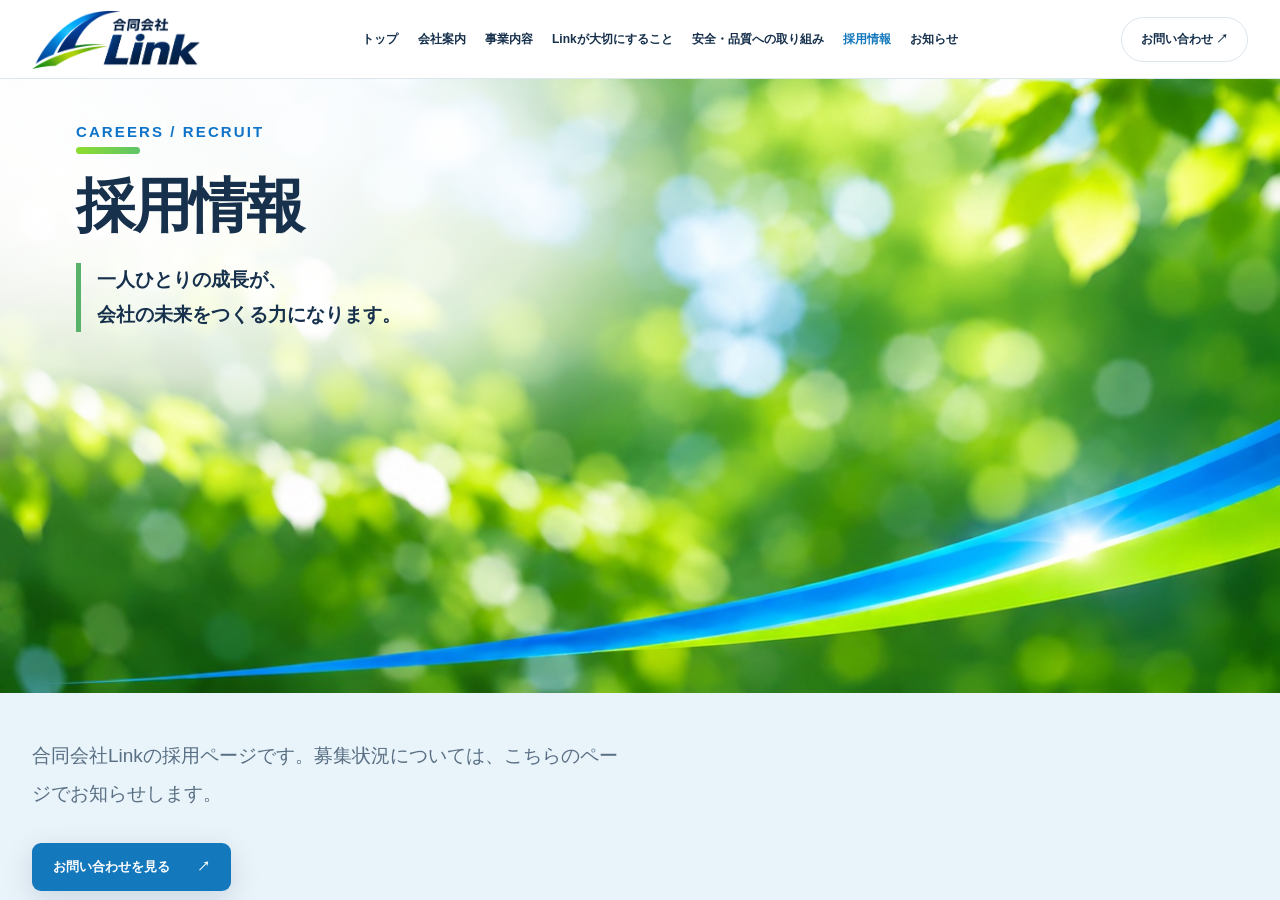
<file: recruit.html>
<!doctype html>
<html lang="ja">
<head>
<meta charset="utf-8">
<meta name="viewport" content="width=device-width,initial-scale=1,viewport-fit=cover">
<meta name="theme-color" content="#0b243f">
<title>採用情報 | 合同会社Link</title>
<link rel="stylesheet" href="assets/style.css">
</head>
<body>
<a class="skip-link" href="#main">本文へ移動</a>
<header><div class="wrap head"><a class="brand" href="index.html" aria-label="トップに戻る"><img src="assets/logo.png" alt="合同会社Linkロゴ"></a><nav class="nav" aria-label="メインナビ"><a href="index.html">トップ</a><a href="company.html">会社案内</a><a href="business.html">事業内容</a><a href="values.html">Linkが大切にすること</a><a href="quality.html">安全・品質への取り組み</a><a href="recruit.html" aria-current="page">採用情報</a><a href="news.html">お知らせ</a></nav><a class="head-cta" href="contact.html">お問い合わせ ↗</a><details class="mobile"><summary aria-label="メニューを開く">☰</summary><nav class="mobile-links" aria-label="モバイルメニュー"><a href="index.html">トップ<span aria-hidden="true">↗</span></a><a href="company.html">会社案内<span aria-hidden="true">↗</span></a><a href="business.html">事業内容<span aria-hidden="true">↗</span></a><a href="values.html">Linkが大切にすること<span aria-hidden="true">↗</span></a><a href="quality.html">安全・品質への取り組み<span aria-hidden="true">↗</span></a><a href="recruit.html" aria-current="page">採用情報<span aria-hidden="true">↗</span></a><a href="news.html">お知らせ<span aria-hidden="true">↗</span></a><a href="contact.html">お問い合わせ<span aria-hidden="true">↗</span></a><a href="privacy.html">プライバシーポリシー<span aria-hidden="true">↗</span></a></nav></details></div></header>
<div class="page-scroll">
<main id="main">
<!-- ===== ここから編集OK：採用情報の文章 ===== -->
<div class="page-head tall"><div class="ph-bg ph-rec" style="background-image:url('assets/original-recruit-tall.jpg')" role="img" aria-label="木漏れ日のイメージ"></div>
<div class="wrap ph-in"><div class="eyebrow">CAREERS / RECRUIT</div><h1 class="section-title">採用情報</h1><p class="lead"><span data-bind="headingLine1">一人ひとりの成長が、</span><br><span data-bind="headingLine2">会社の未来をつくる力になります。</span></p></div></div><section id="recruit"><div class="wrap"><p class="lead" data-bind="lead" style="margin-bottom:18px">合同会社Linkの採用ページです。募集状況については、こちらのページでお知らせします。</p><div class="btn-row" style="margin-bottom:26px"><a class="btn primary" href="contact.html">お問い合わせを見る <span>↗</span></a></div><div class="notice"><span class="tag" data-bind="noticeTag">採用について</span><h3 style="margin-top:18px" data-bind="noticeTitle">現在、採用の募集は行っておりません。</h3><p data-bind="noticeText">募集を再開する際は、こちらのページであらためてお知らせします。</p></div></div></section><section class="editorial" aria-labelledby="editorial-title">
  <div class="wrap">
    <h2 id="editorial-title" class="section-title" data-bind="detailTitle">Linkの仕事を知る</h2>
    <div class="editorial-grid">
      <article class="editorial-card"><h3 data-bind="detail1Title">配送と、それを支える仕事</h3><p data-bind="detail1Text">荷物をお届けする仕事には、道路や届け先の状況を見ながら判断すること、必要な情報を伝えることが含まれます。事業内容のページで、配送と運行・業務管理の概要をご覧いただけます。</p></article>
      <article class="editorial-card"><h3 data-bind="detail2Title">働くうえで大切にする姿勢</h3><p data-bind="detail2Text">安全を優先し、分からないことを確かめ、周囲と情報を共有することを大切にしています。募集時の仕事内容や応募条件は、募集案内をご確認ください。</p></article>
    </div>
    <nav class="editorial-links" aria-label="関連ページ"><a href="business.html">事業内容 <span aria-hidden="true">↗</span></a><a href="quality.html">安全・品質への取り組み <span aria-hidden="true">↗</span></a></nav>
  </div>
</section>
<div class="page-wave" aria-hidden="true"><svg viewBox="0 0 1440 80" preserveAspectRatio="none"><path d="M0,50 C260,15 520,80 820,55 C1100,32 1280,66 1440,30 L1440,80 L0,80 Z" fill="#dceefb"/><path d="M0,64 C280,34 560,84 860,62 C1120,44 1300,72 1440,46 L1440,80 L0,80 Z" fill="#d9f2e2" opacity=".8"/></svg></div>
<!-- ===== ここまで ===== -->
<!-- 編集メモ：文章は content/recruit.json にあります。Pages CMSのフォームからコードなしで編集できます（このHTML内の文章は、読み込めないときの予備表示です） -->

</main>
<footer class="site-footer"><div class="wrap"><strong>合同会社Link</strong><nav class="links" aria-label="フッターナビ"><a href="index.html">トップ</a><a href="company.html">会社案内</a><a href="business.html">事業内容</a><a href="values.html">Linkが大切にすること</a><a href="quality.html">安全・品質への取り組み</a><a href="recruit.html" aria-current="page">採用情報</a><a href="news.html">お知らせ</a><a href="contact.html">お問い合わせ</a><a href="privacy.html">プライバシーポリシー</a></nav></div></footer>
</div>
<script src="assets/content.js" data-content="recruit"></script>
</body>
</html>
</file>
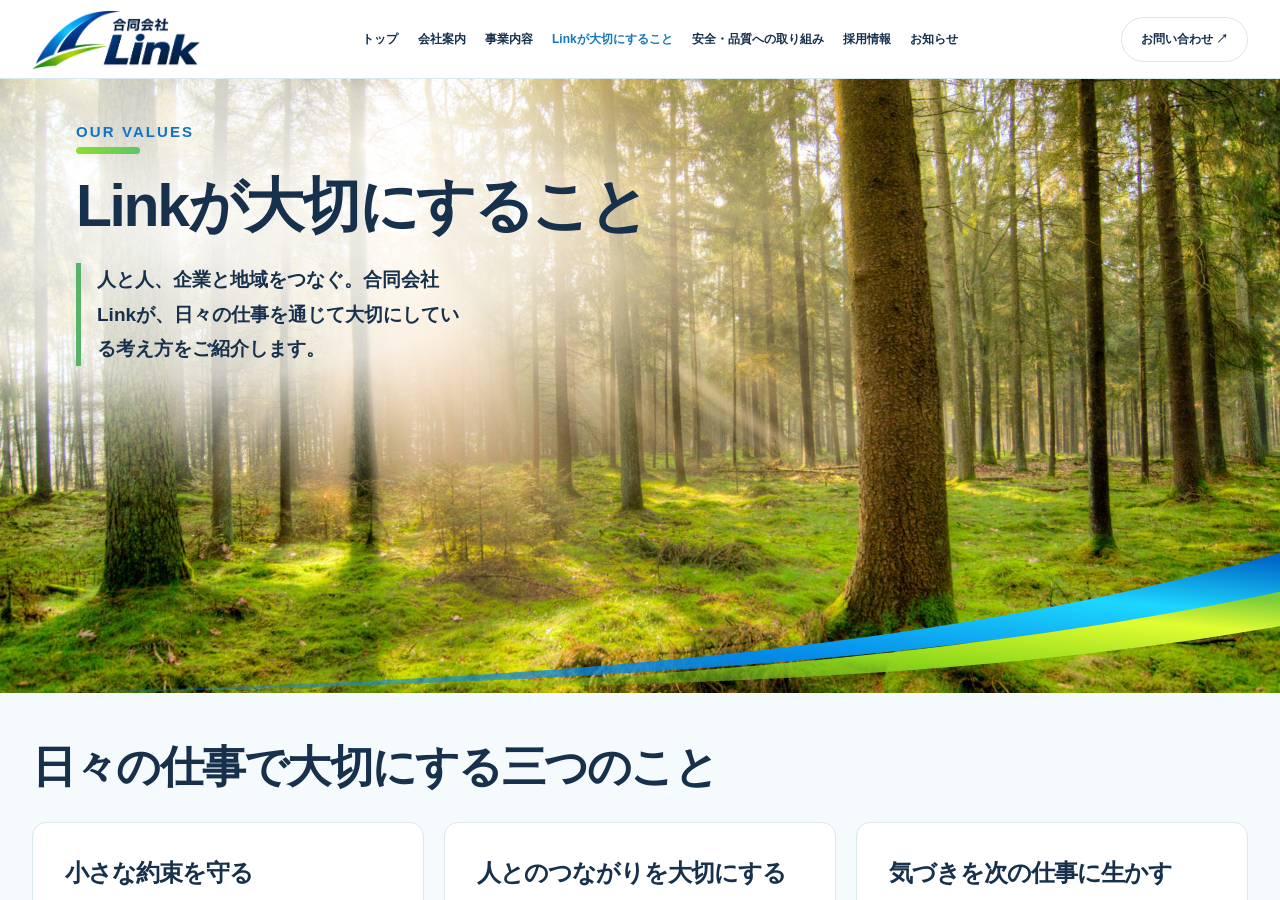
<file: values.html>
<!doctype html>
<html lang="ja">
<head>
<meta charset="utf-8">
<meta name="viewport" content="width=device-width,initial-scale=1,viewport-fit=cover">
<meta name="theme-color" content="#0b243f">
<title>Linkが大切にすること | 合同会社Link</title>
<link rel="stylesheet" href="assets/style.css">
</head>
<body>
<a class="skip-link" href="#main">本文へ移動</a>
<header><div class="wrap head"><a class="brand" href="index.html" aria-label="トップに戻る"><img src="assets/logo.png" alt="合同会社Linkロゴ"></a><nav class="nav" aria-label="メインナビ"><a href="index.html">トップ</a><a href="company.html">会社案内</a><a href="business.html">事業内容</a><a href="values.html" aria-current="page">Linkが大切にすること</a><a href="quality.html">安全・品質への取り組み</a><a href="recruit.html">採用情報</a><a href="news.html">お知らせ</a></nav><a class="head-cta" href="contact.html">お問い合わせ ↗</a><details class="mobile"><summary aria-label="メニューを開く">☰</summary><nav class="mobile-links" aria-label="モバイルメニュー"><a href="index.html">トップ<span aria-hidden="true">↗</span></a><a href="company.html">会社案内<span aria-hidden="true">↗</span></a><a href="business.html">事業内容<span aria-hidden="true">↗</span></a><a href="values.html" aria-current="page">Linkが大切にすること<span aria-hidden="true">↗</span></a><a href="quality.html">安全・品質への取り組み<span aria-hidden="true">↗</span></a><a href="recruit.html">採用情報<span aria-hidden="true">↗</span></a><a href="news.html">お知らせ<span aria-hidden="true">↗</span></a><a href="contact.html">お問い合わせ<span aria-hidden="true">↗</span></a><a href="privacy.html">プライバシーポリシー<span aria-hidden="true">↗</span></a></nav></details></div></header>
<div class="page-scroll">
<main id="main">
<div class="page-head tall">
  <div class="ph-bg ph-landscape" style="background-image:url('assets/photo-recruit.jpg')" aria-hidden="true"></div>
  <div class="banner-curves" aria-hidden="true"></div><div class="wrap ph-in">
    <div class="eyebrow">OUR VALUES</div>
    <h1 class="section-title">Linkが大切にすること</h1>
    <p class="lead" data-bind="lead">人と人、企業と地域をつなぐ。合同会社Linkが、日々の仕事を通じて大切にしている考え方をご紹介します。</p>
  </div>
</div>
<section class="editorial" aria-labelledby="editorial-title">
  <div class="wrap">
    <h2 id="editorial-title" class="section-title" data-bind="detailTitle">日々の仕事で大切にする三つのこと</h2>
    <div class="editorial-grid">
      <article class="editorial-card"><h3 data-bind="detail1Title">小さな約束を守る</h3><p data-bind="detail1Text">引き受けた仕事に責任を持ち、確認が必要なことはその都度確かめる。小さな約束を守ることが、仕事を任せていただける関係につながると考えています。</p></article>
      <article class="editorial-card"><h3 data-bind="detail2Title">人とのつながりを大切にする</h3><p data-bind="detail2Text">仕事は、一緒に働く人や取引先、その先にいる人との関わりで成り立ちます。相手の立場を考え、必要なことを分かりやすく伝えることを大切にしています。</p></article>
      <article class="editorial-card"><h3 data-bind="detail3Title">気づきを次の仕事に生かす</h3><p data-bind="detail3Text">日々の仕事で得た気づきを、次の判断や行動に生かす。身近なところから改善を重ね、環境の変化にも柔軟に向き合います。</p></article>
    </div>
    <nav class="editorial-links" aria-label="関連ページ"><a href="company.html">会社案内 <span aria-hidden="true">↗</span></a><a href="quality.html">安全・品質への取り組み <span aria-hidden="true">↗</span></a></nav>
  </div>
</section>
</main>
<footer class="site-footer"><div class="wrap"><strong>合同会社Link</strong><nav class="links" aria-label="フッターナビ"><a href="index.html">トップ</a><a href="company.html">会社案内</a><a href="business.html">事業内容</a><a href="values.html" aria-current="page">Linkが大切にすること</a><a href="quality.html">安全・品質への取り組み</a><a href="recruit.html">採用情報</a><a href="news.html">お知らせ</a><a href="contact.html">お問い合わせ</a><a href="privacy.html">プライバシーポリシー</a></nav></div></footer>
</div>
<script src="assets/content.js" data-content="values"></script>
</body>
</html>
</file>
<file: assets/style.css>
:root{--navy:#0b243f;--blue:#1478bd;--mint:#45b6a1;--green:#72c46b;--ink:#17314d;--sub:#596f83;--light:#f4f8fb;--line:#dce6ed}
*{box-sizing:border-box}body{font-family:-apple-system,BlinkMacSystemFont,"Hiragino Kaku Gothic ProN","Yu Gothic",Meiryo,sans-serif;margin:0;color:var(--ink);background:white;-webkit-font-smoothing:antialiased}a{color:inherit;text-decoration:none}h1,h2,h3,p{margin-top:0}h1,h2,h3{letter-spacing:-.04em}p{line-height:1.9}.wrap{width:min(1100px,calc(100% - 56px));margin:auto}
header{position:relative;z-index:99;background:#fff;border-bottom:1px solid var(--line)}.head{min-height:78px;display:flex;align-items:center;gap:25px;justify-content:space-between}.brand img{display:block;width:168px;height:auto}.nav{display:flex;gap:23px;align-items:center}.nav a{font-size:12px;font-weight:700;white-space:nowrap}.nav a:hover{color:var(--blue)}.nav a:last-child{display:none}.head-cta{border-radius:100px;padding:13px 19px;border:1px solid var(--line);font-size:12px;font-weight:750}.head-cta:hover{background:var(--navy);color:white}.mobile{display:none}.mobile summary{cursor:pointer;list-style:none;font-size:26px;line-height:1;padding:8px 10px}.mobile summary::-webkit-details-marker{display:none}.mobile[open] .mobile-links{position:absolute;top:100%;left:0;right:0;background:#fff;border-bottom:1px solid var(--line);padding:14px 26px 18px;box-shadow:0 20px 25px #11284116}.mobile-links a{display:flex;padding:14px 4px;justify-content:space-between;font-size:14px;font-weight:700;border-bottom:1px solid #edf2f6}.mobile-links a:last-child{border:0}.mobile-links span{color:var(--blue)}
section:not(.hero){padding:100px 0}.eyebrow{font-size:11px;letter-spacing:.19em;font-weight:800;color:var(--blue);display:flex;align-items:center;gap:12px;margin-bottom:16px}.eyebrow:before{content:'';width:24px;height:2px;background:linear-gradient(90deg,var(--blue),var(--green))}.hero{position:relative;background:linear-gradient(114deg,#091f38,#12416a 75%,#153b53);overflow:hidden;color:white;min-height:610px}.hero-inner{min-height:610px;display:flex;align-items:center;position:relative;z-index:2}.hero-copy{max-width:755px;padding:92px 0}.hero .eyebrow{color:#b1d1df}.hero h1{font-size:clamp(43px,6.7vw,78px);line-height:1.28;margin:30px 0 27px;font-weight:850}.hero h1 em{font-style:normal;color:#8bdfbc}.hero p{color:#c5d9e5;max-width:630px;font-size:15px}.hero-circle{position:absolute;width:660px;height:660px;border:1px solid #8ac9de30;border-radius:50%;right:-220px;top:-110px;box-shadow:0 0 0 85px #ffffff09,0 0 0 190px #ffffff04}.hero-line{position:absolute;width:500px;height:65px;right:-68px;top:290px;background:linear-gradient(95deg,transparent,#1d95d8 43%,#55d2b2);transform:rotate(-35deg);border-radius:80% 10% 80% 30%;opacity:.65}.hero-line.two{top:355px;width:490px;height:42px;background:linear-gradient(95deg,transparent,#41c886,#bcdf72);opacity:.65}.bottom-glow{position:absolute;bottom:0;height:5px;width:100%;background:linear-gradient(90deg,#177fd0,#43b6c4,#81c56b)}
.btn-row{display:flex;gap:13px;margin-top:30px;flex-wrap:wrap}.btn{display:inline-flex;gap:27px;align-items:center;justify-content:space-between;border-radius:9px;padding:15px 21px;background:#fff;color:var(--navy);font-size:13px;font-weight:850;min-width:180px;box-shadow:0 8px 30px #00112221;transition:transform .2s}.btn:hover{transform:translateY(-2px)}.btn.secondary{background:transparent;border:1px solid #c4e2f180;color:#fff;box-shadow:none}.btn.primary{background:var(--blue);color:#fff}.btn.arrowless{min-width:0}.section-title{font-size:clamp(30px,4vw,48px);line-height:1.35;margin-bottom:25px}.lead{color:var(--sub);font-size:14px;line-height:2}.split{display:grid;grid-template-columns:1.08fr .92fr;gap:70px;align-items:center}.graphic{height:375px;border-radius:22px;background:linear-gradient(135deg,#eef8fd,#e9f8f5);position:relative;overflow:hidden;display:flex;align-items:center;justify-content:center}.graphic:before{content:'';width:380px;height:380px;position:absolute;left:-170px;top:-170px;border:1px solid #a9d2e5;border-radius:50%;box-shadow:0 0 0 50px #b6dfef33,0 0 0 115px #b6dfef22}.graphic-card{position:relative;padding:30px 40px;background:white;border-radius:15px;box-shadow:0 16px 45px #19496717;max-width:85%}.graphic-card small{display:block;color:var(--blue);font-weight:800;letter-spacing:.15em;margin-bottom:17px}.graphic-card strong{font-size:25px}.graphic-name{position:absolute;right:20px;bottom:5px;font-size:110px;color:#206e9e17;font-weight:900}
.soft{background:var(--light)}.cards{display:grid;grid-template-columns:repeat(3,1fr);gap:18px}.card{background:#fff;border:1px solid var(--line);border-radius:14px;padding:29px;box-shadow:0 13px 35px #15395408;min-height:258px;display:flex;flex-direction:column}.card small{color:#8a9cad;font-weight:800;font-size:12px}.card .num{height:49px;width:49px;background:#eaf6fc;color:#1988c1;border-radius:13px;display:grid;place-items:center;font-size:23px;margin:24px 0}.card h3{font-size:20px;margin-bottom:12px}.card p{font-size:13px;color:var(--sub)}.card a{font-weight:800;color:var(--blue);font-size:12px;margin-top:auto;padding-top:15px}.banner{display:grid;grid-template-columns:repeat(3,1fr);gap:30px;background:var(--navy);padding:34px 38px;border-radius:18px;color:white;margin-top:45px}.banner b{display:block;margin-bottom:8px}.banner span{color:#bbd2e0;font-size:12px;line-height:1.8}.panel{background:#fff;border:1px solid var(--line);border-radius:16px;padding:40px;box-shadow:0 12px 40px #1f4a6510}.two-col{display:grid;grid-template-columns:1fr 1fr;gap:22px}.data-list{list-style:none;padding:0}.data-list li{display:flex;gap:17px;padding:19px 0;border-bottom:1px solid var(--line);font-size:13px}.data-list strong{flex:0 0 120px}.data-list span{color:var(--sub)}.tag{font-size:12px;font-weight:800;color:var(--blue);display:inline-block;padding:7px 12px;background:#e9f4f9;border-radius:4px}.notice{border:1px solid var(--line);border-radius:12px;padding:30px;background:#fff}.notice h3{font-size:20px}.notice p{font-size:14px;color:var(--sub)}.notice .btn{box-shadow:none;border:1px solid var(--line)}.newsline{padding:26px 0;border-top:1px solid var(--line);border-bottom:1px solid var(--line);display:flex;align-items:center;gap:25px;font-size:14px}.newsline span{color:var(--sub)}.policy{font-size:13px;color:var(--sub)}.policy h3{color:var(--ink);margin:28px 0 8px}.privacy-note{padding:16px 18px;background:#f0f7fb;border-left:3px solid var(--blue);font-size:13px}.editnote{margin-top:28px;font-size:12px;color:var(--sub)}
footer{background:#091d33;color:#c0d4e1;padding:60px 0 22px}footer img{width:160px;filter:brightness(0) invert(1);opacity:.95}footer p{font-size:12px;margin:17px 0 24px}footer .links{display:flex;gap:15px 25px;flex-wrap:wrap;border-top:1px solid #ffffff20;padding-top:23px;margin-top:24px;font-size:12px}footer small{display:block;color:#8aabbf;font-size:11px;margin-top:30px}.back{display:inline-block;margin-top:24px;color:var(--blue);font-weight:800;font-size:13px}
@media(max-width:900px){.nav,.head-cta{display:none}.mobile{display:block}.split{gap:32px}.cards{gap:10px}.card{padding:21px}.banner{gap:10px}}
@media(max-width:700px){.wrap{width:calc(100% - 40px)}.head{min-height:72px}.brand img{width:150px}.hero,.hero-inner{min-height:540px}.hero-copy{padding:74px 0 87px}.hero h1{font-size:clamp(38px,10vw,54px);letter-spacing:-.065em}.hero p{font-size:13px}.hero-circle{right:-490px;opacity:.65}.hero-line{right:-290px;opacity:.35}.hero .btn{min-width:0}.btn-row{gap:10px}.btn{font-size:12px;padding:14px 16px;gap:14px}section:not(.hero){padding:72px 0}.split,.two-col{grid-template-columns:1fr;gap:32px}.graphic{height:260px}.graphic-card{padding:21px}.graphic-card strong{font-size:21px}.cards{grid-template-columns:1fr;gap:13px}.card{min-height:0}.card .num{margin:15px 0}.banner{grid-template-columns:1fr;padding:28px;gap:19px}.section-title{font-size:31px}.panel{padding:26px 22px}.data-list li{flex-direction:column;gap:4px}.data-list strong{flex:none}.newsline{flex-wrap:wrap;gap:13px}.mobile-links{max-height:74vh;overflow:auto}}
@media(prefers-reduced-motion:reduce){.btn{transition:none}}

/* --- スマホメニュー改善（2026-11-03）: 横スクロールの上書きを廃止し、元のハンバーガーメニューに戻した ---
   900px以下では .nav と .head-cta を隠し .mobile（☰）を表示する。 */

/* --- ページ分け用に追加（2026-11-03）: 今いるページをメニューで色付け --- */
.nav a[aria-current="page"],.mobile-links a[aria-current="page"]{color:var(--blue)}
footer .links a[aria-current="page"]{color:#fff;text-decoration:underline}

/* 見出しの改行調整（2026-11-03）: スマホで「を、」だけが行に残らないよう、
   見出しは指定した改行位置でのみ折り返し、文字サイズも画面幅に合わせて調整 */
h2.section-title{word-break:keep-all;overflow-wrap:anywhere}
@media(max-width:700px){h2.section-title{font-size:clamp(24px,7.4vw,31px)}}

/* デザイン設定（2026-11-03）: Pages CMSの「デザイン設定」フォームと連動。
   content/settings.json の値を content.js が CSS変数に流し込みます。
   初期値は今までのデザインと完全に同じです。 */
:root{--text-size:14px;--body-lh:1.9;--hero-size:78px;--title-size:48px;--title-lh:1.35;--heading:#17314d;--section-pad:100px}
.lead,.notice p,.newsline{font-size:var(--text-size)}
.card p,.policy,.data-list li{font-size:calc(var(--text-size) - 1px)}
p{line-height:var(--body-lh)}
.lead{line-height:calc(var(--body-lh) + .1)}
.hero h1{font-size:clamp(calc(var(--hero-size)*.55),6.7vw,var(--hero-size))}
.section-title{font-size:clamp(30px,4vw,var(--title-size));line-height:var(--title-lh)}
h2,h3{color:var(--heading)}
section:not(.hero){padding:var(--section-pad) 0}
.hero.has-bg{background-image:linear-gradient(114deg,rgba(9,31,56,.88),rgba(18,65,106,.84) 75%,rgba(21,59,83,.88)),var(--hero-bg);background-size:cover;background-position:center}
@media(max-width:700px){
.hero h1{font-size:clamp(30px,10vw,calc(var(--hero-size)*.69))}
h2.section-title{font-size:clamp(24px,7.4vw,calc(var(--title-size)*.65))}
section:not(.hero){padding:calc(var(--section-pad)*.72) 0}
}

/* 改行対応（2026-11-03）: フォームで入れた改行が、そのままサイトでも改行として表示されます */
[data-bind]{white-space:pre-line}

/* トップ改修（2026-11-03）: モック寄りワンヒーロー（写真が下部に溶け込む） */
.btn-row{flex-wrap:wrap;max-width:600px}
.hero-line{display:none}
.hero.has-bg{background-image:linear-gradient(180deg,rgba(9,31,56,.99) 0%,rgba(9,31,56,.985) 26%,rgba(10,38,68,.80) 44%,rgba(10,38,68,.48) 62%,rgba(10,38,68,.22) 80%,rgba(10,38,68,.12) 100%),var(--hero-bg);background-size:cover;background-position:50% 45%}
.hero{min-height:720px}
.hero-inner{min-height:720px;align-items:flex-start}
.hero-copy{padding:110px 0 250px}
.hero-line{opacity:.85;width:640px;height:84px;top:auto;bottom:308px;right:-120px}
.hero-line.two{bottom:242px;height:54px;width:620px;opacity:.8}
.hero .bottom-glow{display:none}
@media(max-width:700px){.btn-row{display:grid;grid-template-columns:1fr 1fr}.hero,.hero-inner{min-height:800px}.hero-copy{padding:84px 0 264px}.hero h1{font-size:clamp(40px,11.8vw,54px)}.hero-line{width:480px;height:64px;right:-200px;bottom:278px;opacity:.8}.hero-line.two{width:460px;height:40px;bottom:224px}}

/* ===== モック寄せ：トップ＋会社案内（2026-11-03） ===== */
.hero.has-bg{background-image:linear-gradient(180deg,rgba(6,43,94,.99) 0%,rgba(8,63,133,.97) 26%,rgba(10,86,170,.78) 44%,rgba(12,102,196,.45) 62%,rgba(12,102,196,.20) 80%,rgba(12,102,196,.10) 100%),var(--hero-bg)}
.hero .eyebrow{line-height:1.75;font-size:13px}
.hero .btn-row{flex-direction:column;flex-wrap:nowrap;max-width:440px;gap:14px;display:flex}
.hero .btn{border-radius:999px;justify-content:center;padding:16px 22px;font-size:16px;width:100%}
.hero .btn span{font-size:20px;line-height:1}
.hero-line{display:block;left:auto;right:-90px;width:340px;height:12px;top:23%;transform:rotate(-28deg);opacity:.5}
.hero-line.two{top:43%;width:300px;height:10px;opacity:.4}
.hero-wave{position:absolute;left:0;right:0;bottom:0;width:100%;height:54px;z-index:2;pointer-events:none;display:block}
.photo-hero{height:290px;background-size:cover;background-position:center 32%;position:relative}
.photo-hero::after{content:"";position:absolute;left:0;right:0;bottom:0;height:130px;background:linear-gradient(180deg,rgba(255,255,255,0),#ffffff)}
.photo-hero + section{padding-top:34px}
.data-list li{display:grid;grid-template-columns:42px 1fr;column-gap:14px;align-items:start}
.data-list .li-ico{width:36px;height:36px;color:#1478bd;grid-row:1 / span 2;margin-top:2px}
.data-list li strong{grid-column:2}
.data-list li span{grid-column:2}
.page-wave{line-height:0}
.page-wave svg{width:100%;height:56px;display:block}
@media (max-width:700px){
  .hero-line{right:-120px;width:280px}
  .hero-line.two{width:240px}
  .photo-hero{height:205px}
  .photo-hero + section{padding-top:26px}
}

.photo-hero.soft-fade::after{background:linear-gradient(180deg,rgba(255,255,255,0),var(--light))}

/* ===== トップ確定版：モック再現（2026-11-03） ===== */
.hero-art{position:absolute;inset:0;width:100%;height:100%;z-index:1;pointer-events:none}
.hero-inner{position:relative;z-index:3}
.hero .eyebrow{align-items:flex-start}
.hero .btn-row{display:grid;grid-template-columns:1fr 1fr;max-width:600px;gap:14px}
.hero .btn{border-radius:999px;padding:15px 30px;font-size:15px;width:auto;position:relative}
.hero .btn span{position:absolute;right:16px;font-size:18px}
@media (max-width:700px){
  .hero .btn{font-size:14px;padding:14px 26px}
}

/* ===== トップ修正版v3：ネイビー基調＋ロゴ色リボン（2026-11-03） ===== */
.hero{background:linear-gradient(150deg,#04182f,#07294f 55%,#0a3f77)}
.hero.has-bg{background-image:linear-gradient(180deg,rgba(4,20,40,.995) 0%,rgba(6,32,63,.985) 28%,rgba(8,47,92,.9) 47%,rgba(10,66,128,.6) 64%,rgba(12,84,158,.28) 80%,rgba(12,84,158,.12) 100%),var(--hero-bg);background-position:50% 32%}
.hero h1 em{color:#b7ec63}

/* ===== トップv4：光沢グラデーションリボン（2026-11-03） ===== */
.hero.has-bg{background-image:linear-gradient(180deg,rgba(5,26,52,.99) 0%,rgba(7,44,84,.97) 26%,rgba(9,74,138,.85) 46%,rgba(11,102,178,.55) 63%,rgba(13,120,200,.26) 80%,rgba(13,120,200,.12) 100%),var(--hero-bg);background-position:50% 32%}
.hero h1 em{color:#a5e86e}

/* ===== トップv6：支給アートワークを背景に（2026-11-03） ===== */
.hero.has-bg{background-image:var(--hero-bg);background-size:cover;background-position:50% 30%}
.hero h1 em{color:#8fe3b8}
.hero p{color:#dceefb}

/* ===== 仕上げ：全体バランス調整（2026-11-03） ===== */
.hero .bottom-glow{display:none}
.hero h1{text-shadow:0 2px 18px rgba(4,24,48,.35)}
.hero p{text-shadow:0 1px 10px rgba(4,24,48,.45)}
.hero .btn.secondary{background:rgba(7,35,66,.32);border-color:rgba(255,255,255,.8);backdrop-filter:blur(3px)}
@media (min-width:1000px){.hero.has-bg{background-position:50% 22%}}
.card{padding:0 0 24px;overflow:hidden}
.card>*:not(.card-thumb){margin-left:24px;margin-right:24px}
.card small{margin-top:20px;display:block}
.card-thumb{width:100%;height:150px;object-fit:cover;display:block}
.policy-acc{border-top:1px solid var(--line)}
.policy-acc:last-of-type{border-bottom:1px solid var(--line)}
.policy-acc summary{cursor:pointer;font-weight:800;color:var(--ink);font-size:14px;padding:14px 4px;list-style:none;display:flex;justify-content:space-between;align-items:center;gap:12px}
.policy-acc summary::-webkit-details-marker{display:none}
.policy-acc summary::after{content:"\2304";color:var(--blue);font-size:18px;line-height:1}
.policy-acc[open ] summary::after{content:"\2303"}
.policy-acc p{padding:0 4px 16px;margin:0}

/* ===== 土台色：引っ張った時に見える色をページ下端に合わせる（2026-11-03） ===== */
html,body{background:#e8f3fa}
html.home-dark,html.home-dark body{background:#07294d}

/* ===== 引っ張り（オーバースクロール）を抑える（2026-11-03） ===== */
html,body{overscroll-behavior:none}

/* ===== 下層ページ見出しバナー（2026-11-04 リニューアル） ===== */
.page-head{position:relative;overflow:hidden;background:#e9f4fa;aspect-ratio:3/1;display:flex;align-items:center;width:min(1240px,calc(100% - 40px));margin:20px auto 0;border-radius:20px;box-shadow:0 12px 32px rgba(23,49,77,.10)}
.ph-bg{position:absolute;inset:0;background-size:cover;background-position:50% 62%}
.ph-biz{background-position:50% 52%}
.ph-bg.ph-biz::after{background:linear-gradient(90deg,rgba(247,251,253,.95) 0%,rgba(247,251,253,.88) 26%,rgba(247,251,253,.30) 50%,rgba(247,251,253,0) 68%)}
.ph-rec{background-position:50% 40%}
.ph-com{background-position:50% 25%}
.ph-con{background-position:50% 55%}
.ph-pri{background-position:50% 30%}
.ph-news{background-position:50% 50%}
.ph-bg::after{content:"";position:absolute;inset:0;background:linear-gradient(90deg,rgba(247,251,253,.97) 0%,rgba(247,251,253,.93) 30%,rgba(247,251,253,.45) 56%,rgba(247,251,253,0) 76%)}
.ph-curve{position:absolute;left:0;right:0;bottom:0;width:100%;height:108px;z-index:1;pointer-events:none}
.ph-in{position:relative;z-index:2;padding:30px 44px 30px 52px}
.page-head .ph-in{width:100%;max-width:none;margin:0}
.page-head .eyebrow{margin-bottom:12px}
.page-head .eyebrow:before{display:none}
.page-head .section-title{margin:0 0 18px;font-size:clamp(40px,4.2vw,58px)}
.page-head .lead{border-left:5px solid #58b368;padding-left:16px;color:var(--ink);max-width:600px;margin:0;font-weight:700;font-size:19px;line-height:1.8}
.page-head .btn-row{margin-top:24px}
.page-head+section{padding-top:44px}
.page-head+section .notice{max-width:820px}
@media (max-width:900px){
.ph-in{padding:30px 20px}
.page-head{aspect-ratio:auto;max-height:none;min-height:330px;width:calc(100% - 24px);margin-top:12px;border-radius:16px}
.page-head .section-title{font-size:36px}
.page-head .lead{font-size:17px}
.ph-bg{background-position:28% 50%}
.ph-news{background-position:68% 50%}
.ph-biz{background-position:62% 45%}
.ph-rec{background-position:50% 40%}
.ph-com{background-position:50% 22%}
.ph-con{background-position:50% 55%}
.ph-pri{background-position:50% 30%}
.ph-bg::after{background:linear-gradient(90deg,rgba(255,255,255,.94) 0%,rgba(255,255,255,.78) 38%,rgba(255,255,255,.25) 68%,rgba(255,255,255,0) 88%)}
.ph-curve{height:62px}
.page-head .lead{max-width:100%}
}

/* ===== Tall supplied-original header (business first, 2026-11-05) ===== */
.page-head.tall{aspect-ratio:1/1.02;height:auto;max-height:none;width:min(900px,calc(100% - 40px));align-items:flex-start}
.page-head.tall .ph-in{padding-top:44px}
.page-head.tall .eyebrow{color:#0f74c9;font-size:15px;letter-spacing:.14em;display:inline-block;border-bottom:6px solid #58b368;border-radius:3px;padding-bottom:10px;margin-bottom:16px}
.page-head.tall .section-title{font-size:clamp(44px,4.6vw,64px)}
.page-head.tall .ph-bg::after{background:none}
.page-head.tall .ph-biz{background-position:50% 50%}
.page-head.tall .ph-bg{background-position:50% 50%}
@media (max-width:700px){
.page-head.tall{width:calc(100% - 24px);min-height:0}
.page-head.tall .ph-in{padding-top:30px}
.page-head.tall .ph-bg::after{background:linear-gradient(180deg,rgba(255,255,255,.75) 0%,rgba(255,255,255,.58) 34%,rgba(255,255,255,.3) 54%,rgba(255,255,255,0) 70%)}
.page-head.tall .section-title,.page-head.tall .lead{text-shadow:0 1px 12px rgba(255,255,255,.7),0 0 3px rgba(255,255,255,.85)}
}

/* Accent underline for the banner label. */
.page-head.tall .eyebrow{border-bottom:none;padding-bottom:0;margin-bottom:26px;position:relative}
.page-head.tall .eyebrow::after{content:"";position:absolute;left:0;bottom:-14px;width:64px;height:7px;border-radius:99px;background:linear-gradient(90deg,#8edd2e,#5fc46a)}

/* The new copy sits below the original sections. */
.skip-link{position:absolute;left:1rem;top:.5rem;z-index:110;transform:translateY(-150%);padding:.6rem 1rem;background:white;color:var(--navy)}
.skip-link:focus{transform:none}
a:focus-visible,summary:focus-visible{outline:3px solid #1478bd;outline-offset:4px}
.nav a:last-child{display:inline}
.nav{gap:clamp(12px,1.5vw,23px)}
.head-cta{white-space:nowrap}
.editorial{background:#f5fafc}
.editorial-grid{display:grid;grid-template-columns:repeat(auto-fit,minmax(min(100%,245px),1fr));gap:20px}
.editorial-card{background:white;border:1px solid var(--line);border-radius:14px;padding:clamp(20px,3vw,32px)}
.editorial-card h3{font-size:clamp(18px,2vw,24px);line-height:1.5}
.editorial-card p{margin-bottom:0}
.editorial-links{display:flex;flex-wrap:wrap;gap:12px 26px;margin-top:25px}
.editorial-links a{color:var(--blue);font-weight:750;text-decoration:underline;text-underline-offset:4px;padding:6px 0}
.site-footer{padding:42px 0}
.site-footer strong{color:white;font-size:19px}
.page-head.tall .ph-bg.ph-landscape::after{background:linear-gradient(100deg,#fbfefe 0%,#f8fbfbee 27%,#f8fbfb8f 51%,transparent 78%)}
/* Match the rising, graduated blue and green ribbons in the original banners. */
.banner-curves{position:absolute;z-index:1;inset:auto 0 0;height:clamp(58px,11vw,150px);pointer-events:none;background:url("banner-ribbons.svg") center bottom/100% 100% no-repeat}
@media(min-width:901px){
  .page-head.tall{width:100%;margin:0;border-radius:0;box-shadow:none;aspect-ratio:auto;min-height:clamp(440px,48vw,880px)}
  .page-head.tall .ph-in{width:min(900px,calc(100% - 56px));margin:0 auto}
  .page-head.tall .lead{max-width:min(50%,36em)}
  .page-head.tall .ph-bg{background-position:center bottom}
  .page-head.tall .ph-bg::after{background:linear-gradient(102deg,#f8fcfcec 0%,#f8fcfce3 25%,#f8fcfca8 43%,#f8fcfc38 59%,transparent 77%)}
  .page-head.tall .ph-bg.ph-landscape{background-position:center}
}
@media(max-width:1100px){
  .nav,.head-cta{display:none}
  .mobile{display:block}
  .mobile-links{max-height:74vh;overflow:auto}
}
@media(max-width:700px){
  .page-head.tall:has(.ph-landscape) .section-title{font-size:clamp(29px,8vw,44px)}
  .page-head.tall:has(.ph-landscape) .ph-in{padding-bottom:70px}
}
@media(max-width:700px){
  .page-head.tall:has(.ph-landscape){aspect-ratio:auto;min-height:365px}
  .page-head.tall .ph-bg.ph-landscape::after{background:linear-gradient(150deg,#fff 0%,#fffffff2 35%,#ffffffb8 72%,transparent 100%)}
}
@media(max-width:375px){
  .page-head.tall{min-height:320px}
  .page-head.tall .section-title{font-size:34px}
  .page-head.tall .lead{font-size:15px}
}


/* The header occupies its own row so content is clipped at the lower edge of the bar. */
body{height:100vh;height:100dvh;display:grid;grid-template-rows:auto minmax(0,1fr);overflow:hidden}
.page-scroll{min-width:0;min-height:0;overflow-y:auto;overscroll-behavior-y:contain}

/* Keep banner text together in the upper white space after moving the logo to the header. */
.page-head.tall .ph-in{padding-bottom:80px}
.page-head.tall .section-title{line-height:1.35;word-break:normal;overflow-wrap:anywhere;text-wrap:balance}
@media(max-width:900px){
  .page-head.tall{aspect-ratio:auto;min-height:365px}
  .page-head.tall .ph-in{padding:30px 20px 80px}
  .page-head.tall .section-title{font-size:clamp(28px,7.4vw,42px);margin-bottom:18px}
  .page-head.tall .lead{font-size:clamp(15px,4vw,17px);line-height:1.8;max-width:100%}
}


/* === PC sizing (Yfut 2026-11-16) === */
@media (min-width:701px){
  body{font-size:16px}
  .wrap{width:min(1240px,calc(100% - 64px))}
  .ph h1{font-size:54px;line-height:1.3}
  .lead{font-size:19px;max-width:600px}
  .section-title{font-size:44px}
  .card p{font-size:16px;line-height:1.9}
}

/* white fade: much narrower (Yfut 2026-11-16) */
.ph-bg::after{background:linear-gradient(90deg,rgba(255,255,255,.92) 0%,rgba(255,255,255,.60) 18%,rgba(255,255,255,.18) 30%,rgba(255,255,255,0) 42%)}
.page-head.tall .ph-bg::after{background:linear-gradient(90deg,rgba(255,255,255,.92) 0%,rgba(255,255,255,.60) 18%,rgba(255,255,255,.18) 30%,rgba(255,255,255,0) 42%)}
.page-head.tall .ph-bg.ph-landscape::after{background:linear-gradient(90deg,rgba(255,255,255,.92) 0%,rgba(255,255,255,.60) 18%,rgba(255,255,255,.18) 30%,rgba(255,255,255,0) 42%)}

/* white: upper-left only, text sits on it (Yfut 2026-11-16) */
.ph-bg::after{background:radial-gradient(ellipse 72% 62% at 20% 26%,rgba(255,255,255,.95) 0%,rgba(255,255,255,.78) 42%,rgba(255,255,255,.28) 66%,rgba(255,255,255,0) 82%)}
.page-head.tall .ph-bg::after{background:radial-gradient(ellipse 72% 62% at 20% 26%,rgba(255,255,255,.95) 0%,rgba(255,255,255,.78) 42%,rgba(255,255,255,.28) 66%,rgba(255,255,255,0) 82%)}
.page-head.tall .ph-bg.ph-landscape::after{background:radial-gradient(ellipse 72% 62% at 20% 26%,rgba(255,255,255,.95) 0%,rgba(255,255,255,.78) 42%,rgba(255,255,255,.28) 66%,rgba(255,255,255,0) 82%)}

/* text further left + smaller white (Yfut 2026-11-16) */
@media (min-width:701px){
  .page-head.tall .ph-in{margin-left:24px;margin-right:auto}
}
.ph-bg::after{background:radial-gradient(ellipse 60% 54% at 15% 24%,rgba(255,255,255,.95) 0%,rgba(255,255,255,.75) 45%,rgba(255,255,255,.25) 68%,rgba(255,255,255,0) 84%)}
.page-head.tall .ph-bg::after{background:radial-gradient(ellipse 60% 54% at 15% 24%,rgba(255,255,255,.95) 0%,rgba(255,255,255,.75) 45%,rgba(255,255,255,.25) 68%,rgba(255,255,255,0) 84%)}
.page-head.tall .ph-bg.ph-landscape::after{background:radial-gradient(ellipse 60% 54% at 15% 24%,rgba(255,255,255,.95) 0%,rgba(255,255,255,.75) 45%,rgba(255,255,255,.25) 68%,rgba(255,255,255,0) 84%)}

/* 2026-11-16 修正指示: カード本文の段落改行と見出しバランス */
.editorial-card p{white-space:pre-line}
h2.section-title{text-wrap:balance}
.editorial-links{margin:6px 0 10px}

/* 2026-11-16: 会社概要を1カラムに（OUR VALUEカード廃止） */
.profile-single{grid-template-columns:1fr;max-width:920px}
</file>
